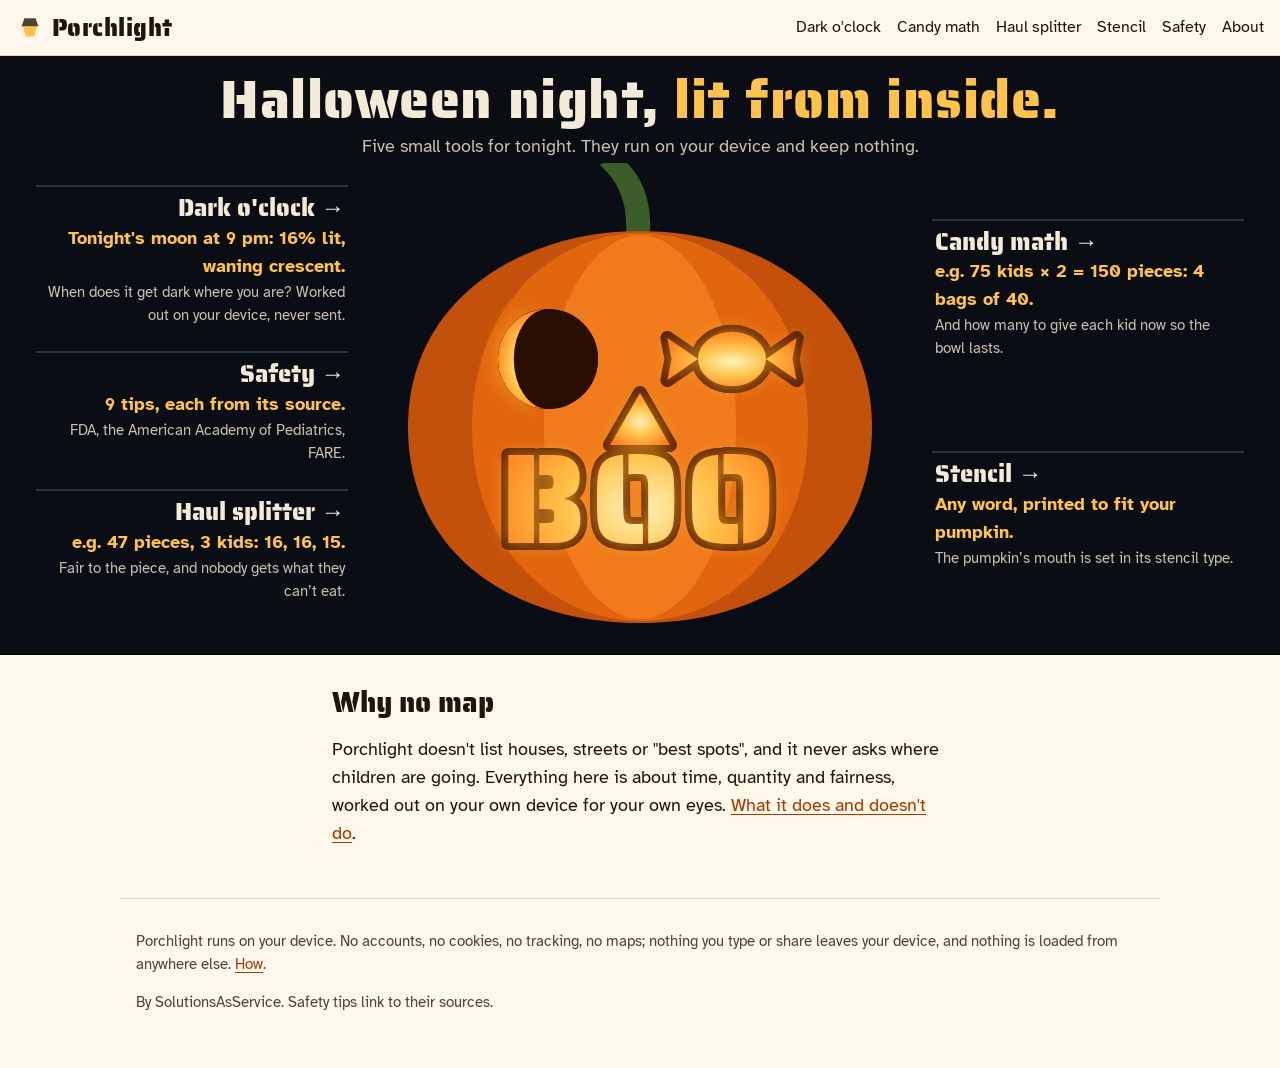
<file: index.html>
<!doctype html>
<html lang="en">
<head>
<meta charset="utf-8">
<title>Porchlight</title>
<meta http-equiv="refresh" content="0; url=site/index.html">
<link rel="canonical" href="https://porchlight.shadw.app/">
<link rel="icon" href="site/favicon.svg" type="image/svg+xml">
</head>
<body>
<p><a href="site/index.html">Porchlight</a></p>
</body>
</html>
</file>
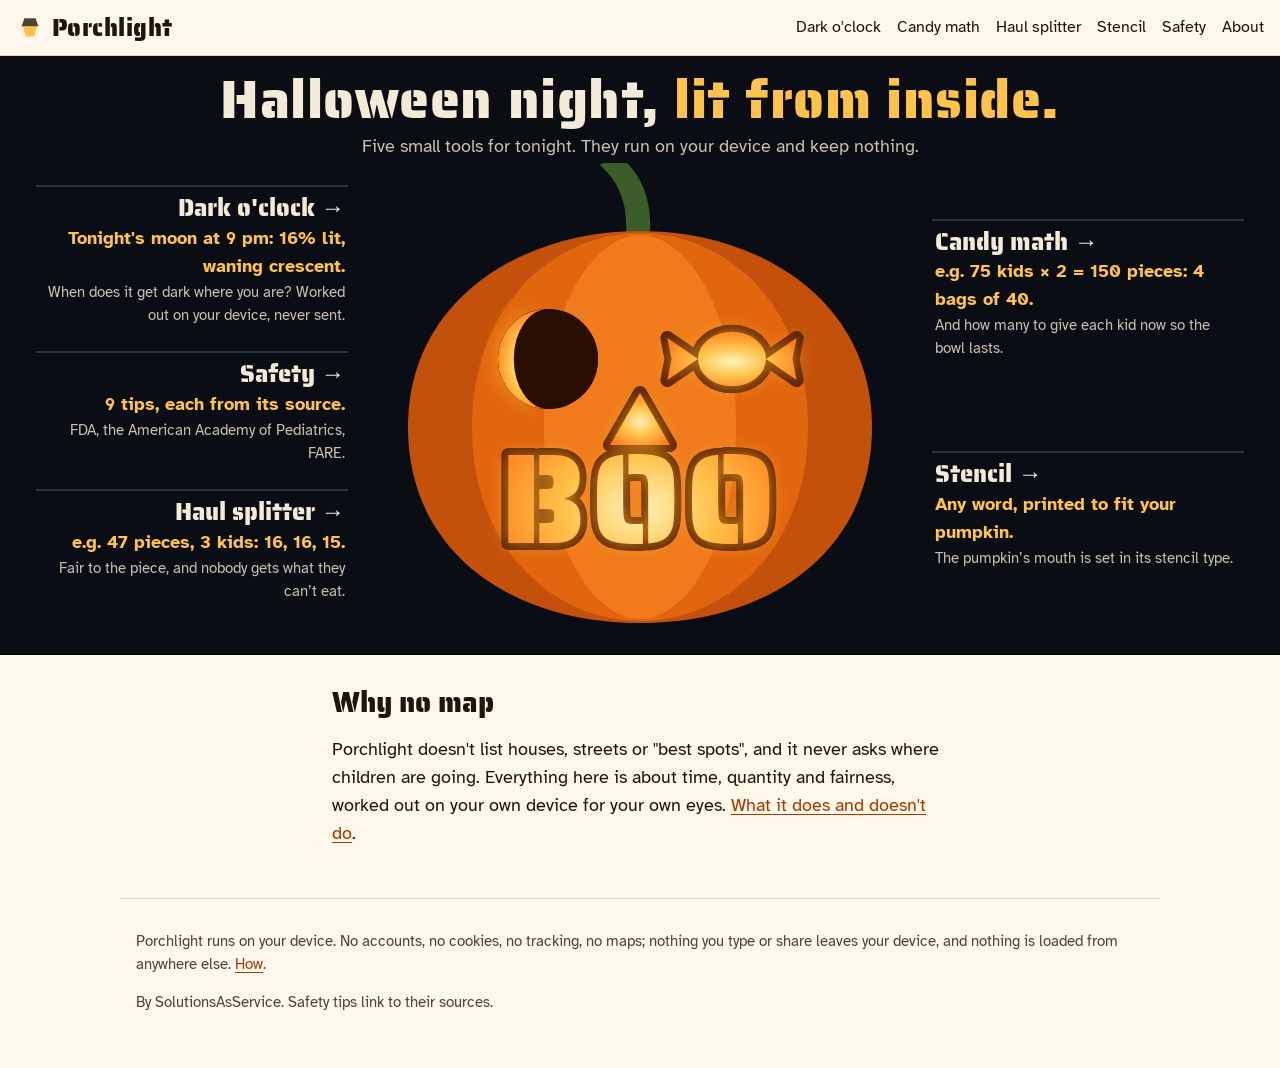
<file: site/index.html>
<!doctype html>
<html lang="en">
<head>
<meta charset="utf-8">
<meta name="viewport" content="width=device-width, initial-scale=1">
<title>Porchlight: a Halloween night kit</title>
<meta name="description" content="Five small tools for Halloween night: when it gets dark where you are, how much candy to buy and how fast to give it, a fair haul split, a carving stencil, and sourced safety tips. Runs on your device; keeps nothing.">
<link rel="canonical" href="https://porchlight.shadw.app/">
<meta property="og:type" content="website">
<meta property="og:title" content="Porchlight: a Halloween night kit">
<meta property="og:description" content="Five small tools for Halloween night: when it gets dark where you are, how much candy to buy and how fast to give it, a fair haul split, a carving stencil, and sourced safety tips. Runs on your device; keeps nothing.">
<meta property="og:url" content="https://porchlight.shadw.app/">
<meta property="og:image" content="https://porchlight.shadw.app/og.svg">
<meta http-equiv="Content-Security-Policy" content="default-src 'self'; connect-src 'none'; form-action 'none'; base-uri 'none'; object-src 'none'">
<meta name="theme-color" content="#0b0d14">
<link rel="icon" href="favicon.svg" type="image/svg+xml">
<link rel="stylesheet" href="style.css">
</head>
<body class="p-index">
<a class="skip" href="#main">Skip to content</a>
<header class="mast"><a class="brand" href="index.html"><svg viewBox="0 0 40 40" aria-hidden="true" focusable="false"><path class="b-lamp" d="M12 6h16l4 12H8Z"/><path class="b-light" d="M10 18h20l-4 14H14Z"/></svg>Porchlight</a>
<nav aria-label="Tools"><ul><li><a href="dark.html">Dark o&#x27;clock</a></li><li><a href="candy.html">Candy math</a></li><li><a href="split.html">Haul splitter</a></li><li><a href="stencil.html">Stencil</a></li><li><a href="safety.html">Safety</a></li><li><a href="about.html">About</a></li></ul></nav></header>
<main id="main">

<div class="night-field"><section class="hero" aria-labelledby="hero-h"><h1 id="hero-h">Halloween night, <em>lit from inside.</em></h1><p class="hero-sub">Five small tools for tonight. They run on your device and keep nothing.</p><ul class="labs labs-l" aria-label="Tools, left"><li class="lab l1" data-feat="moon"><a href="dark.html"><span class="lab-t">Dark o&#x27;clock <span aria-hidden="true">→</span></span><span class="lab-f" id=moon-fig>Tonight&#x27;s moon at 9 pm: 60% lit, waning gibbous.</span><span class="lab-d">When does it get dark where you are? Worked out on your device, never sent.</span></a></li><li class="lab l2" data-feat="tri"><a href="safety.html"><span class="lab-t">Safety <span aria-hidden="true">→</span></span><span class="lab-f">9 tips, each from its source.</span><span class="lab-d">FDA, the American Academy of Pediatrics, FARE.</span></a></li><li class="lab l3" data-feat="rib"><a href="split.html"><span class="lab-t">Haul splitter <span aria-hidden="true">→</span></span><span class="lab-f">e.g. 47 pieces, 3 kids: 16, 16, 15.</span><span class="lab-d">Fair to the piece, and nobody gets what they can’t eat.</span></a></li></ul><div class="hero-art"><svg class="pumpkin" viewBox="40 40 520 470" role="img" aria-labelledby="pk-t">
<title id="pk-t">A jack-o'-lantern. Its left eye is tonight's moon (60% lit), its right eye a wrapped sweet, its nose a warning triangle, its ribs equal shares, and its mouth is the word BOO in the stencil maker's type.</title>
<defs><radialGradient id="glow" cx="50%" cy="55%" r="60%"><stop offset="0" stop-color="#fff2b8"/><stop offset=".45" stop-color="#ffc24a"/><stop offset="1" stop-color="#ff7a1a"/></radialGradient>
<filter id="halo" x="-50%" y="-50%" width="200%" height="200%"><feGaussianBlur stdDeviation="10"/></filter></defs>
<path class="stem" d="M286 112c2-30-6-52-26-70l18-10c26 20 34 48 32 80Z"/>
<a href="split.html" class="feat" aria-label="Haul splitter: the ribs, equal shares"><path class="rib r5" d="M300 108c-120 0-232 70-232 196s104 196 232 196 232-70 232-196-112-196-232-196Z"/><path class="rib r4" d="M300 110c-86 0-168 72-168 194s82 194 168 194 168-72 168-194-82-194-168-194Z"/><path class="rib r3" d="M300 112c-46 0-96 74-96 192s50 192 96 192 96-74 96-192-50-192-96-192Z"/></a>

<g class="carve">
<g class="rim" aria-hidden="true"><circle cx="208" cy="236" r="50"/><path d="M358 236 a34 27.200000000000003 0 1 0 68 0 a34 27.200000000000003 0 1 0 -68 0Z M358 236 l-30.6 -21.08 l4.08 21.08 l-4.08 21.08Z M426 236 l30.6 -21.08 l-4.08 21.08 l4.08 21.08Z"/><path d="M300 270 330 322H270Z"/><text x="300" y="420" text-anchor="middle" class="mouth">BOO</text></g>
<g class="halo" filter="url(#halo)" aria-hidden="true"><path d="M208 186 A50 50 0 0 0 208 286 A10.41 50 0 0 0 208 186Z"/><path d="M358 236 a34 27.200000000000003 0 1 0 68 0 a34 27.200000000000003 0 1 0 -68 0Z M358 236 l-30.6 -21.08 l4.08 21.08 l-4.08 21.08Z M426 236 l30.6 -21.08 l-4.08 21.08 l4.08 21.08Z"/><path d="M300 270 330 322H270Z"/><text x="300" y="420" text-anchor="middle" class="mouth">BOO</text></g>
<a href="dark.html" class="feat" aria-label="Dark o&#x27;clock: tonight&#x27;s moon"><circle class="unlit" cx="208" cy="236" r="50"/><path class="hole" id=eye-moon d="M208 186 A50 50 0 0 0 208 286 A10.41 50 0 0 0 208 186Z"/></a>
<a href="candy.html" class="feat" aria-label="Candy math: the wrapped sweet"><path class="hole" d="M358 236 a34 27.200000000000003 0 1 0 68 0 a34 27.200000000000003 0 1 0 -68 0Z M358 236 l-30.6 -21.08 l4.08 21.08 l-4.08 21.08Z M426 236 l30.6 -21.08 l-4.08 21.08 l4.08 21.08Z"/></a>
<a href="safety.html" class="feat" aria-label="Safety: the warning triangle"><path class="hole" d="M300 270 330 322H270Z"/></a>
<a href="stencil.html" class="feat" aria-label="Stencil: the mouth, the word BOO in stencil type"><text x="300" y="420" text-anchor="middle" class="hole mouth">BOO</text></a>
</g></svg></div><ul class="labs labs-r" aria-label="Tools, right"><li class="lab r1" data-feat="sweet"><a href="candy.html"><span class="lab-t">Candy math <span aria-hidden="true">→</span></span><span class="lab-f">e.g. 75 kids × 2 = 150 pieces: 4 bags of 40.</span><span class="lab-d">And how many to give each kid now so the bowl lasts.</span></a></li><li class="lab r2" data-feat="mouth"><a href="stencil.html"><span class="lab-t">Stencil <span aria-hidden="true">→</span></span><span class="lab-f">Any word, printed to fit your pumpkin.</span><span class="lab-d">The pumpkin’s mouth is set in its stencil type.</span></a></li></ul></section></div>
<div class="wrap prose">
<h2>Why no map</h2>
<p>Porchlight doesn't list houses, streets or "best spots", and it never asks where children are going. Everything here is about time, quantity and fairness, worked out on your own device for your own eyes. <a href="about.html">What it does and doesn't do</a>.</p>
</div>

</main>

<footer class="foot"><p>Porchlight runs on your device. No accounts, no cookies, no tracking, no maps; nothing you type or share leaves your device, and nothing is loaded from anywhere else. <a href="about.html">How</a>.</p>
<p>By SolutionsAsService. Safety tips link to their sources.</p></footer>
<script type="module" src="js/home.js"></script>
</body>
</html>
</file>
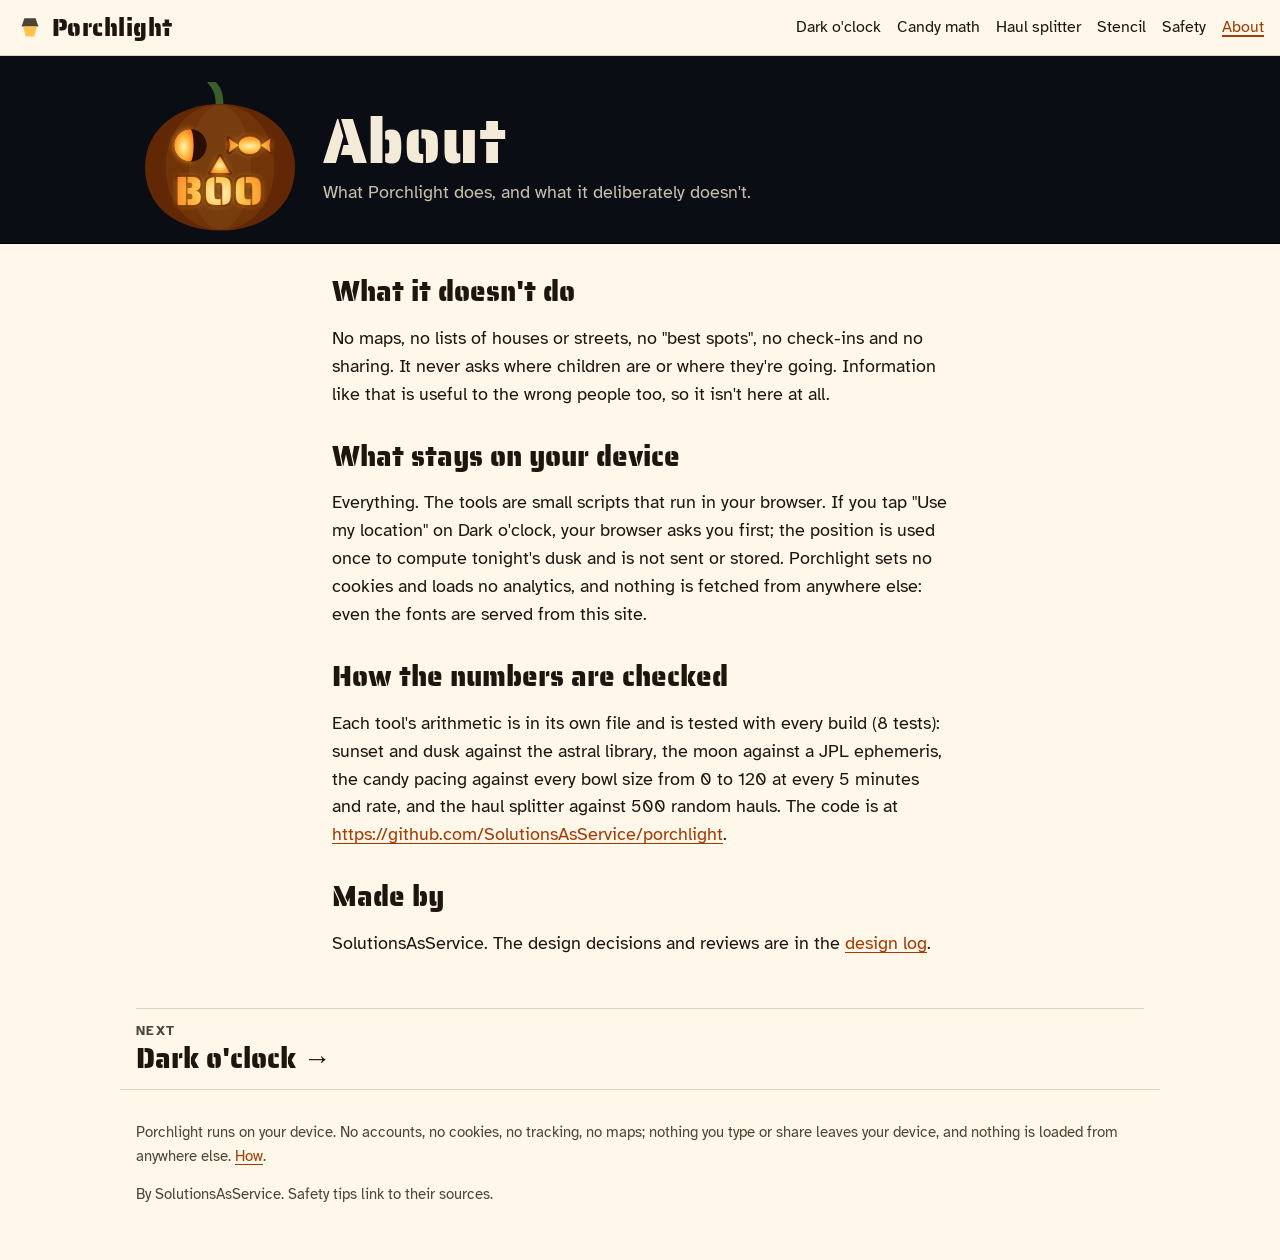
<file: site/about.html>
<!doctype html>
<html lang="en">
<head>
<meta charset="utf-8">
<meta name="viewport" content="width=device-width, initial-scale=1">
<title>About Porchlight · Porchlight</title>
<meta name="description" content="Porchlight is a Halloween night kit that runs entirely on your device: no accounts, no tracking, no maps, nothing sent.">
<link rel="canonical" href="https://porchlight.shadw.app/about">
<meta property="og:type" content="website">
<meta property="og:title" content="About Porchlight · Porchlight">
<meta property="og:description" content="Porchlight is a Halloween night kit that runs entirely on your device: no accounts, no tracking, no maps, nothing sent.">
<meta property="og:url" content="https://porchlight.shadw.app/about">
<meta property="og:image" content="https://porchlight.shadw.app/og.svg">
<meta http-equiv="Content-Security-Policy" content="default-src 'self'; connect-src 'none'; form-action 'none'; base-uri 'none'; object-src 'none'">
<meta name="theme-color" content="#0b0d14">
<link rel="icon" href="favicon.svg" type="image/svg+xml">
<link rel="stylesheet" href="style.css">
</head>
<body class="p-about">
<a class="skip" href="#main">Skip to content</a>
<header class="mast"><a class="brand" href="index.html"><svg viewBox="0 0 40 40" aria-hidden="true" focusable="false"><path class="b-lamp" d="M12 6h16l4 12H8Z"/><path class="b-light" d="M10 18h20l-4 14H14Z"/></svg>Porchlight</a>
<nav aria-label="Tools"><ul><li><a href="dark.html">Dark o&#x27;clock</a></li><li><a href="candy.html">Candy math</a></li><li><a href="split.html">Haul splitter</a></li><li><a href="stencil.html">Stencil</a></li><li><a href="safety.html">Safety</a></li><li><a href="about.html" aria-current=page>About</a></li></ul></nav></header>
<main id="main">
<div class="night-field"><header class="band"><div class="band-ic" aria-hidden="true"><svg class="pumpkin pumpkin-sm" viewBox="40 40 520 470" aria-hidden="true" focusable="false">
<!-- A jack-o'-lantern. Its left eye is tonight's moon (60% lit), its right eye a wrapped sweet, its nose a warning triangle, its ribs equal shares, and its mouth is the word BOO in the stencil maker's type. -->
<defs><radialGradient id="glow" cx="50%" cy="55%" r="60%"><stop offset="0" stop-color="#fff2b8"/><stop offset=".45" stop-color="#ffc24a"/><stop offset="1" stop-color="#ff7a1a"/></radialGradient>
<filter id="halo" x="-50%" y="-50%" width="200%" height="200%"><feGaussianBlur stdDeviation="10"/></filter></defs>
<path class="stem" d="M286 112c2-30-6-52-26-70l18-10c26 20 34 48 32 80Z"/>
<path class="rib r5" d="M300 108c-120 0-232 70-232 196s104 196 232 196 232-70 232-196-112-196-232-196Z"/><path class="rib r4" d="M300 110c-86 0-168 72-168 194s82 194 168 194 168-72 168-194-82-194-168-194Z"/><path class="rib r3" d="M300 112c-46 0-96 74-96 192s50 192 96 192 96-74 96-192-50-192-96-192Z"/>

<g class="carve">
<g class="rim" aria-hidden="true"><circle cx="208" cy="236" r="50"/><path d="M358 236 a34 27.200000000000003 0 1 0 68 0 a34 27.200000000000003 0 1 0 -68 0Z M358 236 l-30.6 -21.08 l4.08 21.08 l-4.08 21.08Z M426 236 l30.6 -21.08 l-4.08 21.08 l4.08 21.08Z"/><path d="M300 270 330 322H270Z"/><text x="300" y="420" text-anchor="middle" class="mouth">BOO</text></g>
<g class="halo" filter="url(#halo)" aria-hidden="true"><path d="M208 186 A50 50 0 0 0 208 286 A10.41 50 0 0 0 208 186Z"/><path d="M358 236 a34 27.200000000000003 0 1 0 68 0 a34 27.200000000000003 0 1 0 -68 0Z M358 236 l-30.6 -21.08 l4.08 21.08 l-4.08 21.08Z M426 236 l30.6 -21.08 l-4.08 21.08 l4.08 21.08Z"/><path d="M300 270 330 322H270Z"/><text x="300" y="420" text-anchor="middle" class="mouth">BOO</text></g>
<circle class="unlit" cx="208" cy="236" r="50"/><path class="hole" d="M208 186 A50 50 0 0 0 208 286 A10.41 50 0 0 0 208 186Z"/>
<path class="hole" d="M358 236 a34 27.200000000000003 0 1 0 68 0 a34 27.200000000000003 0 1 0 -68 0Z M358 236 l-30.6 -21.08 l4.08 21.08 l-4.08 21.08Z M426 236 l30.6 -21.08 l-4.08 21.08 l4.08 21.08Z"/>
<path class="hole" d="M300 270 330 322H270Z"/>
<text x="300" y="420" text-anchor="middle" class="hole mouth">BOO</text>
</g></svg></div><div><h1 id="top">About</h1><p class="band-line">What Porchlight does, and what it deliberately doesn&#x27;t.</p></div></header></div>
<div class="wrap prose">
<h2>What it doesn't do</h2>
<p>No maps, no lists of houses or streets, no "best spots", no check-ins and no sharing. It never asks where children are or where they're going. Information like that is useful to the wrong people too, so it isn't here at all.</p>
<h2>What stays on your device</h2>
<p>Everything. The tools are small scripts that run in your browser. If you tap "Use my location" on Dark o'clock, your browser asks you first; the position is used once to compute tonight's dusk and is not sent or stored. Porchlight sets no cookies and loads no analytics, and nothing is fetched from anywhere else: even the fonts are served from this site.</p>
<h2>How the numbers are checked</h2>
<p>Each tool's arithmetic is in its own file and is tested with every build (8 tests): sunset and dusk against the astral library, the moon against a JPL ephemeris, the candy pacing against every bowl size from 0 to 120 at every 5 minutes and rate, and the haul splitter against 500 random hauls. The code is at <a href="https://github.com/SolutionsAsService/porchlight">https://github.com/SolutionsAsService/porchlight</a>.</p>
<h2>Made by</h2>
<p>SolutionsAsService. The design decisions and reviews are in the <a href="https://github.com/SolutionsAsService/porchlight/blob/main/_src/design/DESIGN-LOG.md">design log</a>.</p>
</div>

</main>
<nav class="pager" aria-label="Next tool"><a href="dark.html"><span>Next</span>Dark o&#x27;clock →</a></nav>
<footer class="foot"><p>Porchlight runs on your device. No accounts, no cookies, no tracking, no maps; nothing you type or share leaves your device, and nothing is loaded from anywhere else. <a href="about.html">How</a>.</p>
<p>By SolutionsAsService. Safety tips link to their sources.</p></footer>

</body>
</html>
</file>
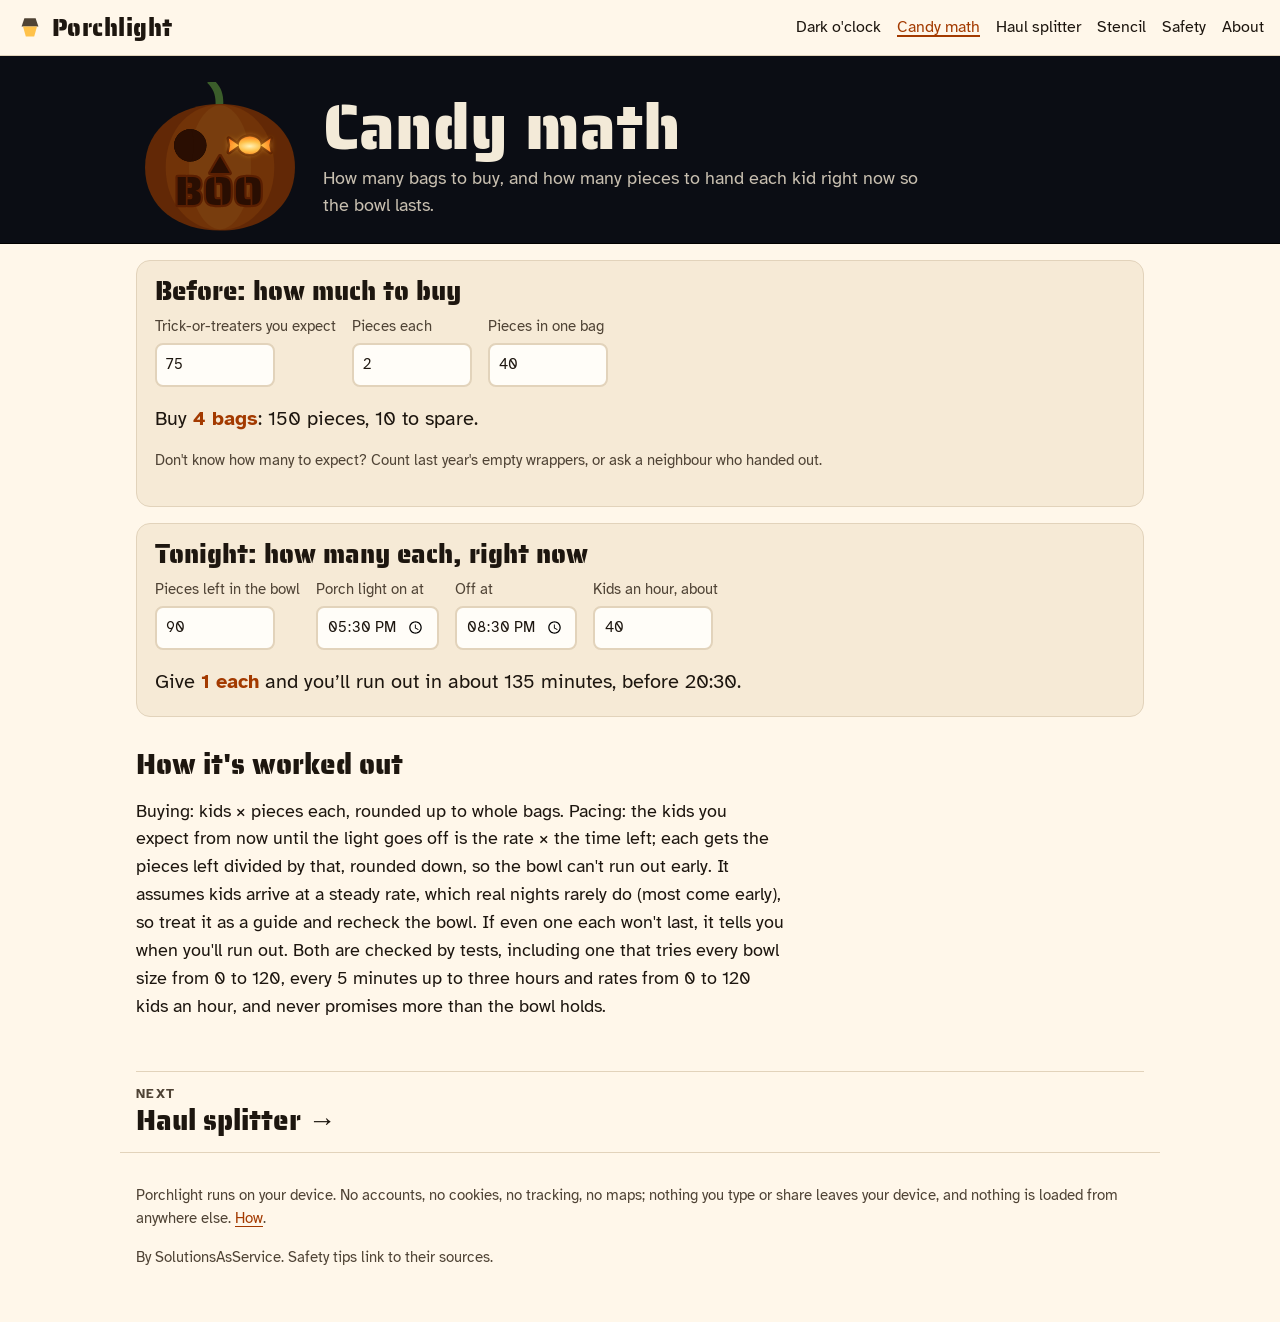
<file: site/candy.html>
<!doctype html>
<html lang="en">
<head>
<meta charset="utf-8">
<meta name="viewport" content="width=device-width, initial-scale=1">
<title>Candy math: how much to buy, how fast to give · Porchlight</title>
<meta name="description" content="Halloween candy calculator: how many bags to buy for the trick-or-treaters you expect, and how many pieces per kid to give now so the bowl lasts until you turn the porch light off.">
<link rel="canonical" href="https://porchlight.shadw.app/candy">
<meta property="og:type" content="website">
<meta property="og:title" content="Candy math: how much to buy, how fast to give · Porchlight">
<meta property="og:description" content="Halloween candy calculator: how many bags to buy for the trick-or-treaters you expect, and how many pieces per kid to give now so the bowl lasts until you turn the porch light off.">
<meta property="og:url" content="https://porchlight.shadw.app/candy">
<meta property="og:image" content="https://porchlight.shadw.app/og.svg">
<meta http-equiv="Content-Security-Policy" content="default-src 'self'; connect-src 'none'; form-action 'none'; base-uri 'none'; object-src 'none'">
<meta name="theme-color" content="#0b0d14">
<link rel="icon" href="favicon.svg" type="image/svg+xml">
<link rel="stylesheet" href="style.css">
</head>
<body class="p-candy">
<a class="skip" href="#main">Skip to content</a>
<header class="mast"><a class="brand" href="index.html"><svg viewBox="0 0 40 40" aria-hidden="true" focusable="false"><path class="b-lamp" d="M12 6h16l4 12H8Z"/><path class="b-light" d="M10 18h20l-4 14H14Z"/></svg>Porchlight</a>
<nav aria-label="Tools"><ul><li><a href="dark.html">Dark o&#x27;clock</a></li><li><a href="candy.html" aria-current=page>Candy math</a></li><li><a href="split.html">Haul splitter</a></li><li><a href="stencil.html">Stencil</a></li><li><a href="safety.html">Safety</a></li><li><a href="about.html">About</a></li></ul></nav></header>
<main id="main">
<div class="night-field"><header class="band"><div class="band-ic" aria-hidden="true"><svg class="pumpkin pumpkin-sm" viewBox="40 40 520 470" aria-hidden="true" focusable="false">
<!-- A jack-o'-lantern. Its left eye is tonight's moon (60% lit), its right eye a wrapped sweet, its nose a warning triangle, its ribs equal shares, and its mouth is the word BOO in the stencil maker's type. -->
<defs><radialGradient id="glow" cx="50%" cy="55%" r="60%"><stop offset="0" stop-color="#fff2b8"/><stop offset=".45" stop-color="#ffc24a"/><stop offset="1" stop-color="#ff7a1a"/></radialGradient>
<filter id="halo" x="-50%" y="-50%" width="200%" height="200%"><feGaussianBlur stdDeviation="10"/></filter></defs>
<path class="stem" d="M286 112c2-30-6-52-26-70l18-10c26 20 34 48 32 80Z"/>
<path class="rib r5" d="M300 108c-120 0-232 70-232 196s104 196 232 196 232-70 232-196-112-196-232-196Z"/><path class="rib r4" d="M300 110c-86 0-168 72-168 194s82 194 168 194 168-72 168-194-82-194-168-194Z"/><path class="rib r3" d="M300 112c-46 0-96 74-96 192s50 192 96 192 96-74 96-192-50-192-96-192Z"/>

<g class="carve">
<g class="rim" aria-hidden="true"><circle cx="208" cy="236" r="50"/><path d="M358 236 a34 27.200000000000003 0 1 0 68 0 a34 27.200000000000003 0 1 0 -68 0Z M358 236 l-30.6 -21.08 l4.08 21.08 l-4.08 21.08Z M426 236 l30.6 -21.08 l-4.08 21.08 l4.08 21.08Z"/><path d="M300 270 330 322H270Z"/><text x="300" y="420" text-anchor="middle" class="mouth">BOO</text></g>
<g class="halo" filter="url(#halo)" aria-hidden="true"><path d="M358 236 a34 27.200000000000003 0 1 0 68 0 a34 27.200000000000003 0 1 0 -68 0Z M358 236 l-30.6 -21.08 l4.08 21.08 l-4.08 21.08Z M426 236 l30.6 -21.08 l-4.08 21.08 l4.08 21.08Z"/></g>
<circle class="unlit" cx="208" cy="236" r="50"/><path class="unlit" d="M208 186 A50 50 0 0 0 208 286 A10.41 50 0 0 0 208 186Z"/>
<path class="hole" d="M358 236 a34 27.200000000000003 0 1 0 68 0 a34 27.200000000000003 0 1 0 -68 0Z M358 236 l-30.6 -21.08 l4.08 21.08 l-4.08 21.08Z M426 236 l30.6 -21.08 l-4.08 21.08 l4.08 21.08Z"/>
<path class="unlit" d="M300 270 330 322H270Z"/>
<text x="300" y="420" text-anchor="middle" class="unlit mouth">BOO</text>
</g></svg></div><div><h1 id="top">Candy math</h1><p class="band-line">How many bags to buy, and how many pieces to hand each kid right now so the bowl lasts.</p></div></header></div>
<div class="wrap">
<section class="tool" aria-labelledby="b-h">
<h2 id="b-h">Before: how much to buy</h2>
<div class="row">
<label>Trick-or-treaters you expect <input id="b-v" type="number" min="0" value="75" inputmode="numeric"></label>
<label>Pieces each <input id="b-k" type="number" min="1" value="2" inputmode="numeric"></label>
<label>Pieces in one bag <input id="b-b" type="number" min="1" value="40" inputmode="numeric"></label>
</div>
<p class="answer" id="b-out" aria-live="polite">Buy <b>4 bags</b>: 150 pieces, 10 to spare.</p>
<p class="note">Don't know how many to expect? Count last year's empty wrappers, or ask a neighbour who handed out.</p>
</section>
<section class="tool" aria-labelledby="p-h">
<h2 id="p-h">Tonight: how many each, right now</h2>
<div class="row">
<label>Pieces left in the bowl <input id="p-l" type="number" min="0" value="90" inputmode="numeric"></label>
<label>Porch light on at <input id="p-start" type="time" value="17:30"></label>
<label>Off at <input id="p-end" type="time" value="20:30"></label>
<label>Kids an hour, about <input id="p-r" type="number" min="0" value="40" inputmode="numeric"></label>
</div>
<p class="answer" id="p-out" aria-live="polite">Give <b>1 each</b>: about 60 more kids in the next 90 minutes.</p>
</section>
<div class="prose">
<h2>How it's worked out</h2>
<p>Buying: kids × pieces each, rounded up to whole bags. Pacing: the kids you expect from now until the light goes off is the rate × the time left; each gets the pieces left divided by that, rounded down, so the bowl can't run out early. It assumes kids arrive at a steady rate, which real nights rarely do (most come early), so treat it as a guide and recheck the bowl. If even one each won't last, it tells you when you'll run out. Both are checked by tests, including one that tries every bowl size from 0 to 120, every 5 minutes up to three hours and rates from 0 to 120 kids an hour, and never promises more than the bowl holds.</p>
</div>
</div>

</main>
<nav class="pager" aria-label="Next tool"><a href="split.html"><span>Next</span>Haul splitter →</a></nav>
<footer class="foot"><p>Porchlight runs on your device. No accounts, no cookies, no tracking, no maps; nothing you type or share leaves your device, and nothing is loaded from anywhere else. <a href="about.html">How</a>.</p>
<p>By SolutionsAsService. Safety tips link to their sources.</p></footer>
<script type="module" src="js/ui-candy.js"></script>
</body>
</html>
</file>
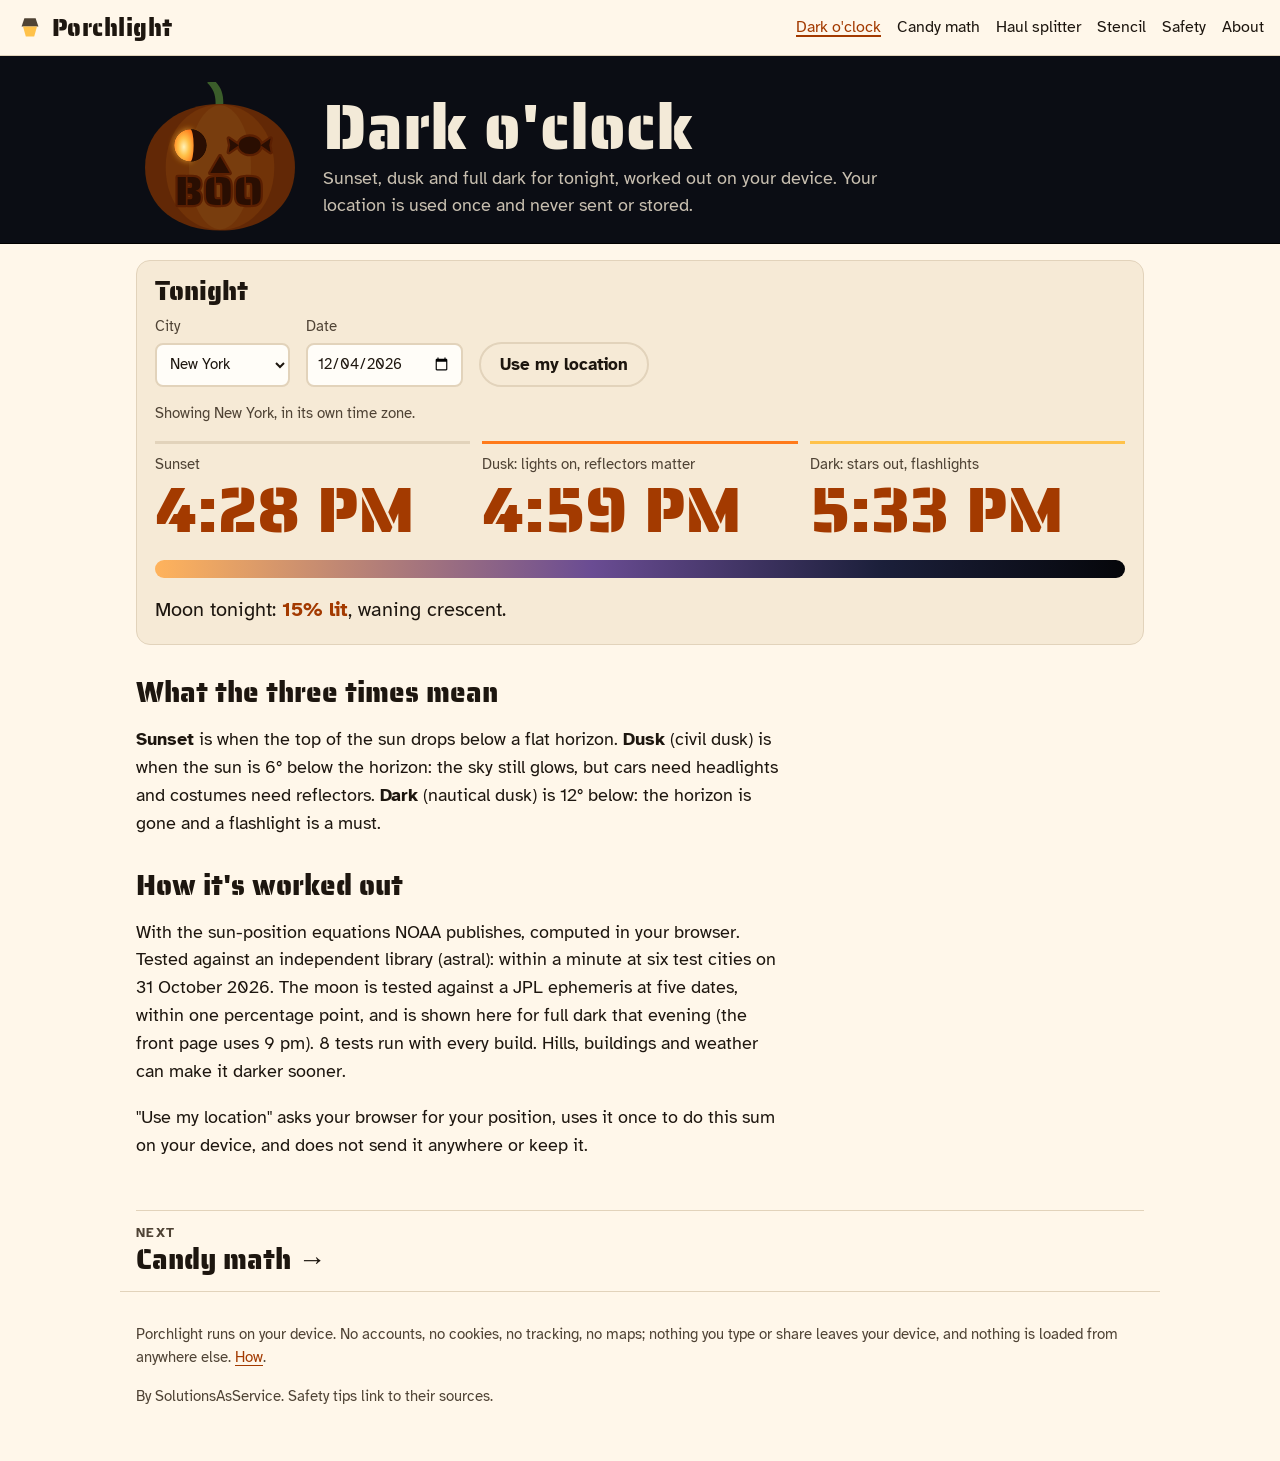
<file: site/dark.html>
<!doctype html>
<html lang="en">
<head>
<meta charset="utf-8">
<meta name="viewport" content="width=device-width, initial-scale=1">
<title>Dark o&#x27;clock: when it gets dark tonight · Porchlight</title>
<meta name="description" content="When does it get dark tonight? Sunset, civil dusk and nautical dusk for your location or a city, computed in your browser, plus tonight&#x27;s moon.">
<link rel="canonical" href="https://porchlight.shadw.app/dark">
<meta property="og:type" content="website">
<meta property="og:title" content="Dark o&#x27;clock: when it gets dark tonight · Porchlight">
<meta property="og:description" content="When does it get dark tonight? Sunset, civil dusk and nautical dusk for your location or a city, computed in your browser, plus tonight&#x27;s moon.">
<meta property="og:url" content="https://porchlight.shadw.app/dark">
<meta property="og:image" content="https://porchlight.shadw.app/og.svg">
<meta http-equiv="Content-Security-Policy" content="default-src 'self'; connect-src 'none'; form-action 'none'; base-uri 'none'; object-src 'none'">
<meta name="theme-color" content="#0b0d14">
<link rel="icon" href="favicon.svg" type="image/svg+xml">
<link rel="stylesheet" href="style.css">
</head>
<body class="p-dark">
<a class="skip" href="#main">Skip to content</a>
<header class="mast"><a class="brand" href="index.html"><svg viewBox="0 0 40 40" aria-hidden="true" focusable="false"><path class="b-lamp" d="M12 6h16l4 12H8Z"/><path class="b-light" d="M10 18h20l-4 14H14Z"/></svg>Porchlight</a>
<nav aria-label="Tools"><ul><li><a href="dark.html" aria-current=page>Dark o&#x27;clock</a></li><li><a href="candy.html">Candy math</a></li><li><a href="split.html">Haul splitter</a></li><li><a href="stencil.html">Stencil</a></li><li><a href="safety.html">Safety</a></li><li><a href="about.html">About</a></li></ul></nav></header>
<main id="main">
<div class="night-field"><header class="band"><div class="band-ic" aria-hidden="true"><svg class="pumpkin pumpkin-sm" viewBox="40 40 520 470" aria-hidden="true" focusable="false">
<!-- A jack-o'-lantern. Its left eye is tonight's moon (60% lit), its right eye a wrapped sweet, its nose a warning triangle, its ribs equal shares, and its mouth is the word BOO in the stencil maker's type. -->
<defs><radialGradient id="glow" cx="50%" cy="55%" r="60%"><stop offset="0" stop-color="#fff2b8"/><stop offset=".45" stop-color="#ffc24a"/><stop offset="1" stop-color="#ff7a1a"/></radialGradient>
<filter id="halo" x="-50%" y="-50%" width="200%" height="200%"><feGaussianBlur stdDeviation="10"/></filter></defs>
<path class="stem" d="M286 112c2-30-6-52-26-70l18-10c26 20 34 48 32 80Z"/>
<path class="rib r5" d="M300 108c-120 0-232 70-232 196s104 196 232 196 232-70 232-196-112-196-232-196Z"/><path class="rib r4" d="M300 110c-86 0-168 72-168 194s82 194 168 194 168-72 168-194-82-194-168-194Z"/><path class="rib r3" d="M300 112c-46 0-96 74-96 192s50 192 96 192 96-74 96-192-50-192-96-192Z"/>

<g class="carve">
<g class="rim" aria-hidden="true"><circle cx="208" cy="236" r="50"/><path d="M358 236 a34 27.200000000000003 0 1 0 68 0 a34 27.200000000000003 0 1 0 -68 0Z M358 236 l-30.6 -21.08 l4.08 21.08 l-4.08 21.08Z M426 236 l30.6 -21.08 l-4.08 21.08 l4.08 21.08Z"/><path d="M300 270 330 322H270Z"/><text x="300" y="420" text-anchor="middle" class="mouth">BOO</text></g>
<g class="halo" filter="url(#halo)" aria-hidden="true"><path d="M208 186 A50 50 0 0 0 208 286 A10.41 50 0 0 0 208 186Z"/></g>
<circle class="unlit" cx="208" cy="236" r="50"/><path class="hole" d="M208 186 A50 50 0 0 0 208 286 A10.41 50 0 0 0 208 186Z"/>
<path class="unlit" d="M358 236 a34 27.200000000000003 0 1 0 68 0 a34 27.200000000000003 0 1 0 -68 0Z M358 236 l-30.6 -21.08 l4.08 21.08 l-4.08 21.08Z M426 236 l30.6 -21.08 l-4.08 21.08 l4.08 21.08Z"/>
<path class="unlit" d="M300 270 330 322H270Z"/>
<text x="300" y="420" text-anchor="middle" class="unlit mouth">BOO</text>
</g></svg></div><div><h1 id="top">Dark o&#x27;clock</h1><p class="band-line">Sunset, dusk and full dark for tonight, worked out on your device. Your location is used once and never sent or stored.</p></div></header></div>
<div class="wrap">
<section class="tool" aria-labelledby="t-h">
<h2 id="t-h">Tonight</h2>
<div class="row">
<label>City <select id="place"></select></label>
<label>Date <input id="date" type="date"></label>
<button type="button" id="locate" class="ghost">Use my location</button>
</div>
<p class="note" id="where" aria-live="polite">Showing New York.</p>
<ul class="times" aria-live="polite">
<li><span class="note">Sunset</span><span class="big" id="t-sunset">–</span></li>
<li><span class="note">Dusk: lights on, reflectors matter</span><span class="big" id="t-civil">–</span></li>
<li><span class="note">Dark: stars out, flashlights</span><span class="big" id="t-nautical">–</span></li>
</ul>
<div class="dusk-bar" aria-hidden="true"></div>
<p class="answer" id="moon-line">Moon tonight: <b>60% lit</b>, waning gibbous.</p>
</section>
<div class="prose">
<h2>What the three times mean</h2>
<p><b>Sunset</b> is when the top of the sun drops below a flat horizon. <b>Dusk</b> (civil dusk) is when the sun is 6° below the horizon: the sky still glows, but cars need headlights and costumes need reflectors. <b>Dark</b> (nautical dusk) is 12° below: the horizon is gone and a flashlight is a must.</p>
<h2>How it's worked out</h2>
<p>With the sun-position equations NOAA publishes, computed in your browser. Tested against an independent library (astral): within a minute at six test cities on 31 October 2026. The moon is tested against a JPL ephemeris at five dates, within one percentage point, and is shown here for full dark that evening (the front page uses 9 pm). 8 tests run with every build. Hills, buildings and weather can make it darker sooner.</p>
<p>"Use my location" asks your browser for your position, uses it once to do this sum on your device, and does not send it anywhere or keep it.</p>
</div>
</div>

</main>
<nav class="pager" aria-label="Next tool"><a href="candy.html"><span>Next</span>Candy math →</a></nav>
<footer class="foot"><p>Porchlight runs on your device. No accounts, no cookies, no tracking, no maps; nothing you type or share leaves your device, and nothing is loaded from anywhere else. <a href="about.html">How</a>.</p>
<p>By SolutionsAsService. Safety tips link to their sources.</p></footer>
<script type="module" src="js/ui-dark.js"></script>
</body>
</html>
</file>
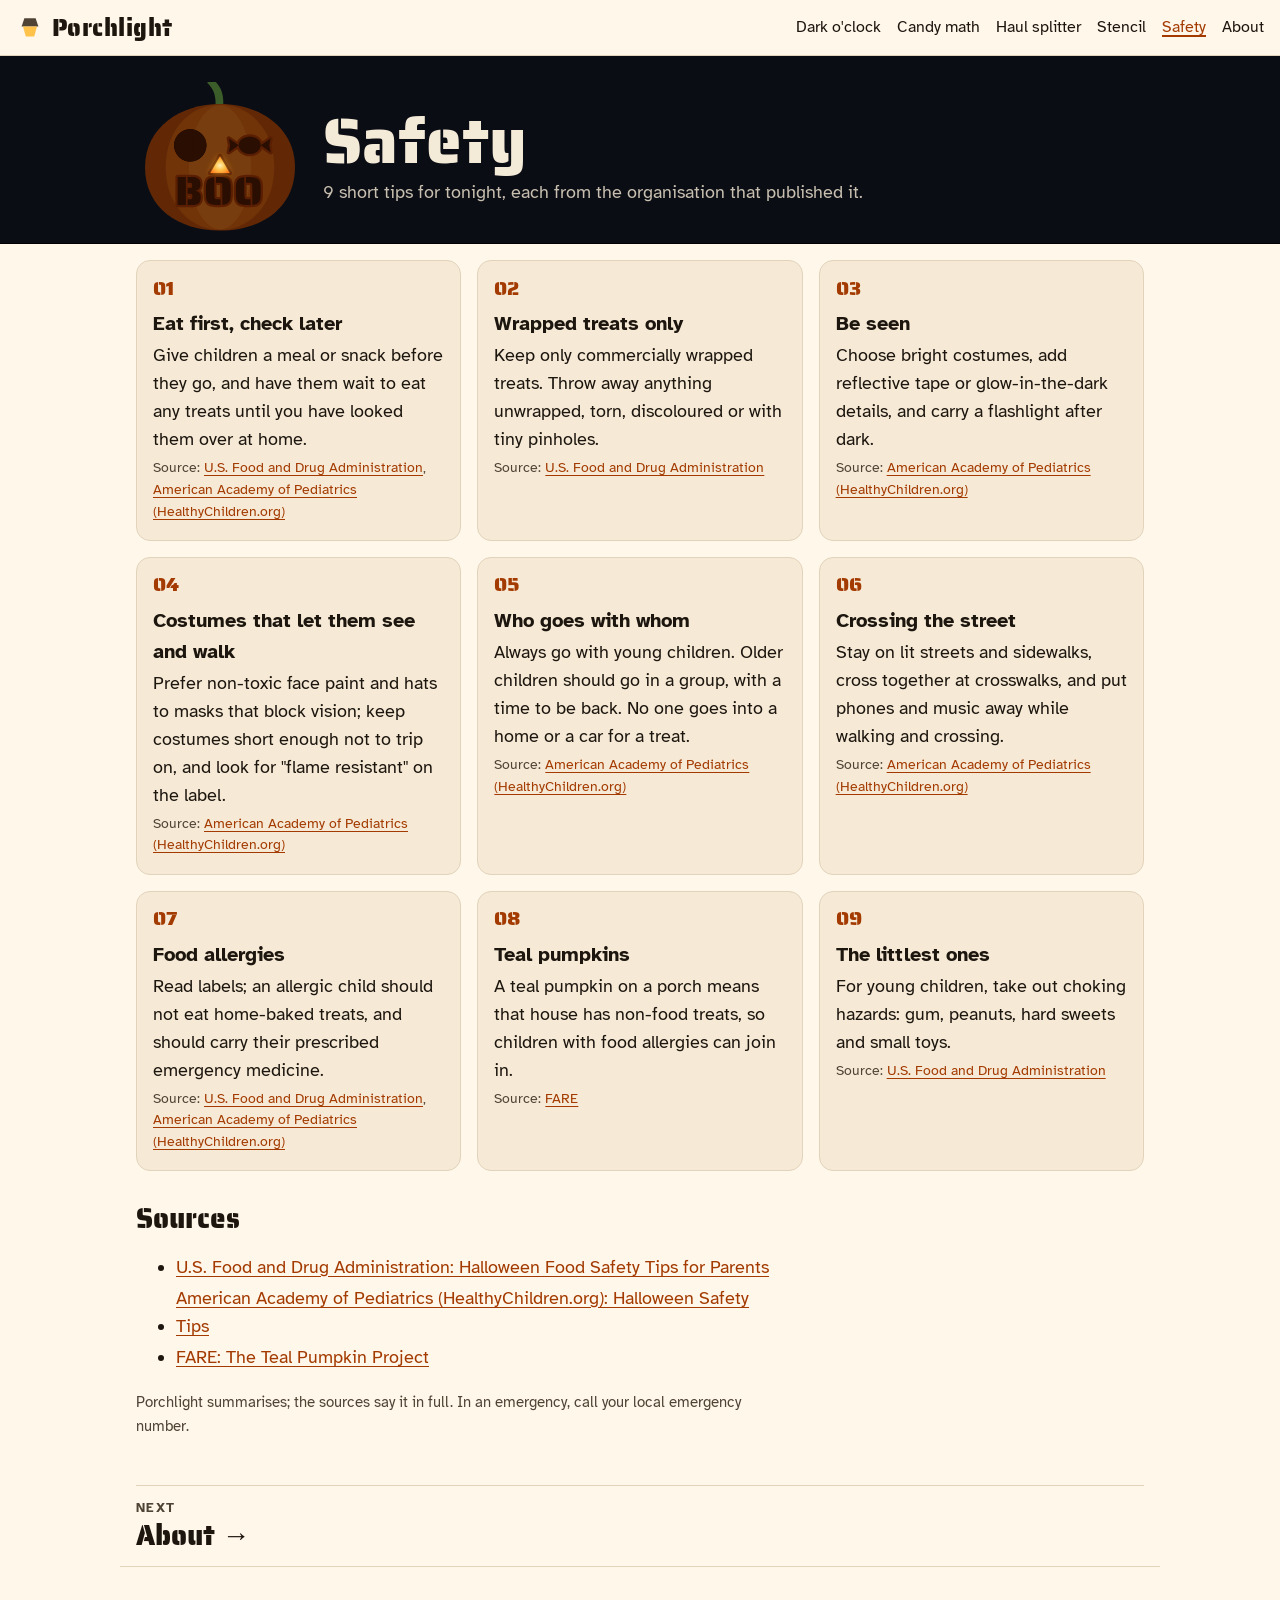
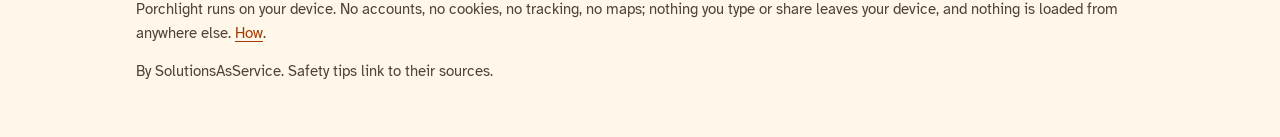
<file: site/safety.html>
<!doctype html>
<html lang="en">
<head>
<meta charset="utf-8">
<meta name="viewport" content="width=device-width, initial-scale=1">
<title>Halloween safety tips, with sources · Porchlight</title>
<meta name="description" content="Halloween night safety in 9 tips, each linked to its source: the U.S. FDA, the American Academy of Pediatrics and FARE&#x27;s Teal Pumpkin Project.">
<link rel="canonical" href="https://porchlight.shadw.app/safety">
<meta property="og:type" content="website">
<meta property="og:title" content="Halloween safety tips, with sources · Porchlight">
<meta property="og:description" content="Halloween night safety in 9 tips, each linked to its source: the U.S. FDA, the American Academy of Pediatrics and FARE&#x27;s Teal Pumpkin Project.">
<meta property="og:url" content="https://porchlight.shadw.app/safety">
<meta property="og:image" content="https://porchlight.shadw.app/og.svg">
<meta http-equiv="Content-Security-Policy" content="default-src 'self'; connect-src 'none'; form-action 'none'; base-uri 'none'; object-src 'none'">
<meta name="theme-color" content="#0b0d14">
<link rel="icon" href="favicon.svg" type="image/svg+xml">
<link rel="stylesheet" href="style.css">
</head>
<body class="p-safety">
<a class="skip" href="#main">Skip to content</a>
<header class="mast"><a class="brand" href="index.html"><svg viewBox="0 0 40 40" aria-hidden="true" focusable="false"><path class="b-lamp" d="M12 6h16l4 12H8Z"/><path class="b-light" d="M10 18h20l-4 14H14Z"/></svg>Porchlight</a>
<nav aria-label="Tools"><ul><li><a href="dark.html">Dark o&#x27;clock</a></li><li><a href="candy.html">Candy math</a></li><li><a href="split.html">Haul splitter</a></li><li><a href="stencil.html">Stencil</a></li><li><a href="safety.html" aria-current=page>Safety</a></li><li><a href="about.html">About</a></li></ul></nav></header>
<main id="main">
<div class="night-field"><header class="band"><div class="band-ic" aria-hidden="true"><svg class="pumpkin pumpkin-sm" viewBox="40 40 520 470" aria-hidden="true" focusable="false">
<!-- A jack-o'-lantern. Its left eye is tonight's moon (60% lit), its right eye a wrapped sweet, its nose a warning triangle, its ribs equal shares, and its mouth is the word BOO in the stencil maker's type. -->
<defs><radialGradient id="glow" cx="50%" cy="55%" r="60%"><stop offset="0" stop-color="#fff2b8"/><stop offset=".45" stop-color="#ffc24a"/><stop offset="1" stop-color="#ff7a1a"/></radialGradient>
<filter id="halo" x="-50%" y="-50%" width="200%" height="200%"><feGaussianBlur stdDeviation="10"/></filter></defs>
<path class="stem" d="M286 112c2-30-6-52-26-70l18-10c26 20 34 48 32 80Z"/>
<path class="rib r5" d="M300 108c-120 0-232 70-232 196s104 196 232 196 232-70 232-196-112-196-232-196Z"/><path class="rib r4" d="M300 110c-86 0-168 72-168 194s82 194 168 194 168-72 168-194-82-194-168-194Z"/><path class="rib r3" d="M300 112c-46 0-96 74-96 192s50 192 96 192 96-74 96-192-50-192-96-192Z"/>

<g class="carve">
<g class="rim" aria-hidden="true"><circle cx="208" cy="236" r="50"/><path d="M358 236 a34 27.200000000000003 0 1 0 68 0 a34 27.200000000000003 0 1 0 -68 0Z M358 236 l-30.6 -21.08 l4.08 21.08 l-4.08 21.08Z M426 236 l30.6 -21.08 l-4.08 21.08 l4.08 21.08Z"/><path d="M300 270 330 322H270Z"/><text x="300" y="420" text-anchor="middle" class="mouth">BOO</text></g>
<g class="halo" filter="url(#halo)" aria-hidden="true"><path d="M300 270 330 322H270Z"/></g>
<circle class="unlit" cx="208" cy="236" r="50"/><path class="unlit" d="M208 186 A50 50 0 0 0 208 286 A10.41 50 0 0 0 208 186Z"/>
<path class="unlit" d="M358 236 a34 27.200000000000003 0 1 0 68 0 a34 27.200000000000003 0 1 0 -68 0Z M358 236 l-30.6 -21.08 l4.08 21.08 l-4.08 21.08Z M426 236 l30.6 -21.08 l-4.08 21.08 l4.08 21.08Z"/>
<path class="hole" d="M300 270 330 322H270Z"/>
<text x="300" y="420" text-anchor="middle" class="unlit mouth">BOO</text>
</g></svg></div><div><h1 id="top">Safety</h1><p class="band-line">9 short tips for tonight, each from the organisation that published it.</p></div></header></div>
<div class="wrap">
<ol class="tips"><li><span class="n" aria-hidden="true">01</span><h2>Eat first, check later</h2><p>Give children a meal or snack before they go, and have them wait to eat any treats until you have looked them over at home.</p><p class="cite">Source: <a href="https://www.fda.gov/food/buy-store-serve-safe-food/halloween-food-safety-tips-parents">U.S. Food and Drug Administration</a>, <a href="https://www.healthychildren.org/English/safety-prevention/all-around/Pages/Halloween-Safety-Tips.aspx">American Academy of Pediatrics (HealthyChildren.org)</a></p></li><li><span class="n" aria-hidden="true">02</span><h2>Wrapped treats only</h2><p>Keep only commercially wrapped treats. Throw away anything unwrapped, torn, discoloured or with tiny pinholes.</p><p class="cite">Source: <a href="https://www.fda.gov/food/buy-store-serve-safe-food/halloween-food-safety-tips-parents">U.S. Food and Drug Administration</a></p></li><li><span class="n" aria-hidden="true">03</span><h2>Be seen</h2><p>Choose bright costumes, add reflective tape or glow-in-the-dark details, and carry a flashlight after dark.</p><p class="cite">Source: <a href="https://www.healthychildren.org/English/safety-prevention/all-around/Pages/Halloween-Safety-Tips.aspx">American Academy of Pediatrics (HealthyChildren.org)</a></p></li><li><span class="n" aria-hidden="true">04</span><h2>Costumes that let them see and walk</h2><p>Prefer non-toxic face paint and hats to masks that block vision; keep costumes short enough not to trip on, and look for &quot;flame resistant&quot; on the label.</p><p class="cite">Source: <a href="https://www.healthychildren.org/English/safety-prevention/all-around/Pages/Halloween-Safety-Tips.aspx">American Academy of Pediatrics (HealthyChildren.org)</a></p></li><li><span class="n" aria-hidden="true">05</span><h2>Who goes with whom</h2><p>Always go with young children. Older children should go in a group, with a time to be back. No one goes into a home or a car for a treat.</p><p class="cite">Source: <a href="https://www.healthychildren.org/English/safety-prevention/all-around/Pages/Halloween-Safety-Tips.aspx">American Academy of Pediatrics (HealthyChildren.org)</a></p></li><li><span class="n" aria-hidden="true">06</span><h2>Crossing the street</h2><p>Stay on lit streets and sidewalks, cross together at crosswalks, and put phones and music away while walking and crossing.</p><p class="cite">Source: <a href="https://www.healthychildren.org/English/safety-prevention/all-around/Pages/Halloween-Safety-Tips.aspx">American Academy of Pediatrics (HealthyChildren.org)</a></p></li><li><span class="n" aria-hidden="true">07</span><h2>Food allergies</h2><p>Read labels; an allergic child should not eat home-baked treats, and should carry their prescribed emergency medicine.</p><p class="cite">Source: <a href="https://www.fda.gov/food/buy-store-serve-safe-food/halloween-food-safety-tips-parents">U.S. Food and Drug Administration</a>, <a href="https://www.healthychildren.org/English/safety-prevention/all-around/Pages/Halloween-Safety-Tips.aspx">American Academy of Pediatrics (HealthyChildren.org)</a></p></li><li><span class="n" aria-hidden="true">08</span><h2>Teal pumpkins</h2><p>A teal pumpkin on a porch means that house has non-food treats, so children with food allergies can join in.</p><p class="cite">Source: <a href="https://www.foodallergy.org/our-initiatives/awareness-campaigns/living-teal/teal-pumpkin-project">FARE</a></p></li><li><span class="n" aria-hidden="true">09</span><h2>The littlest ones</h2><p>For young children, take out choking hazards: gum, peanuts, hard sweets and small toys.</p><p class="cite">Source: <a href="https://www.fda.gov/food/buy-store-serve-safe-food/halloween-food-safety-tips-parents">U.S. Food and Drug Administration</a></p></li></ol>
<div class="prose">
<h2>Sources</h2>
<ul class="sources"><li><a href="https://www.fda.gov/food/buy-store-serve-safe-food/halloween-food-safety-tips-parents">U.S. Food and Drug Administration: Halloween Food Safety Tips for Parents</a></li><li><a href="https://www.healthychildren.org/English/safety-prevention/all-around/Pages/Halloween-Safety-Tips.aspx">American Academy of Pediatrics (HealthyChildren.org): Halloween Safety Tips</a></li><li><a href="https://www.foodallergy.org/our-initiatives/awareness-campaigns/living-teal/teal-pumpkin-project">FARE: The Teal Pumpkin Project</a></li></ul>
<p class="note">Porchlight summarises; the sources say it in full. In an emergency, call your local emergency number.</p>
</div>
</div>

</main>
<nav class="pager" aria-label="Next tool"><a href="about.html"><span>Next</span>About →</a></nav>
<footer class="foot"><p>Porchlight runs on your device. No accounts, no cookies, no tracking, no maps; nothing you type or share leaves your device, and nothing is loaded from anywhere else. <a href="about.html">How</a>.</p>
<p>By SolutionsAsService. Safety tips link to their sources.</p></footer>

</body>
</html>
</file>
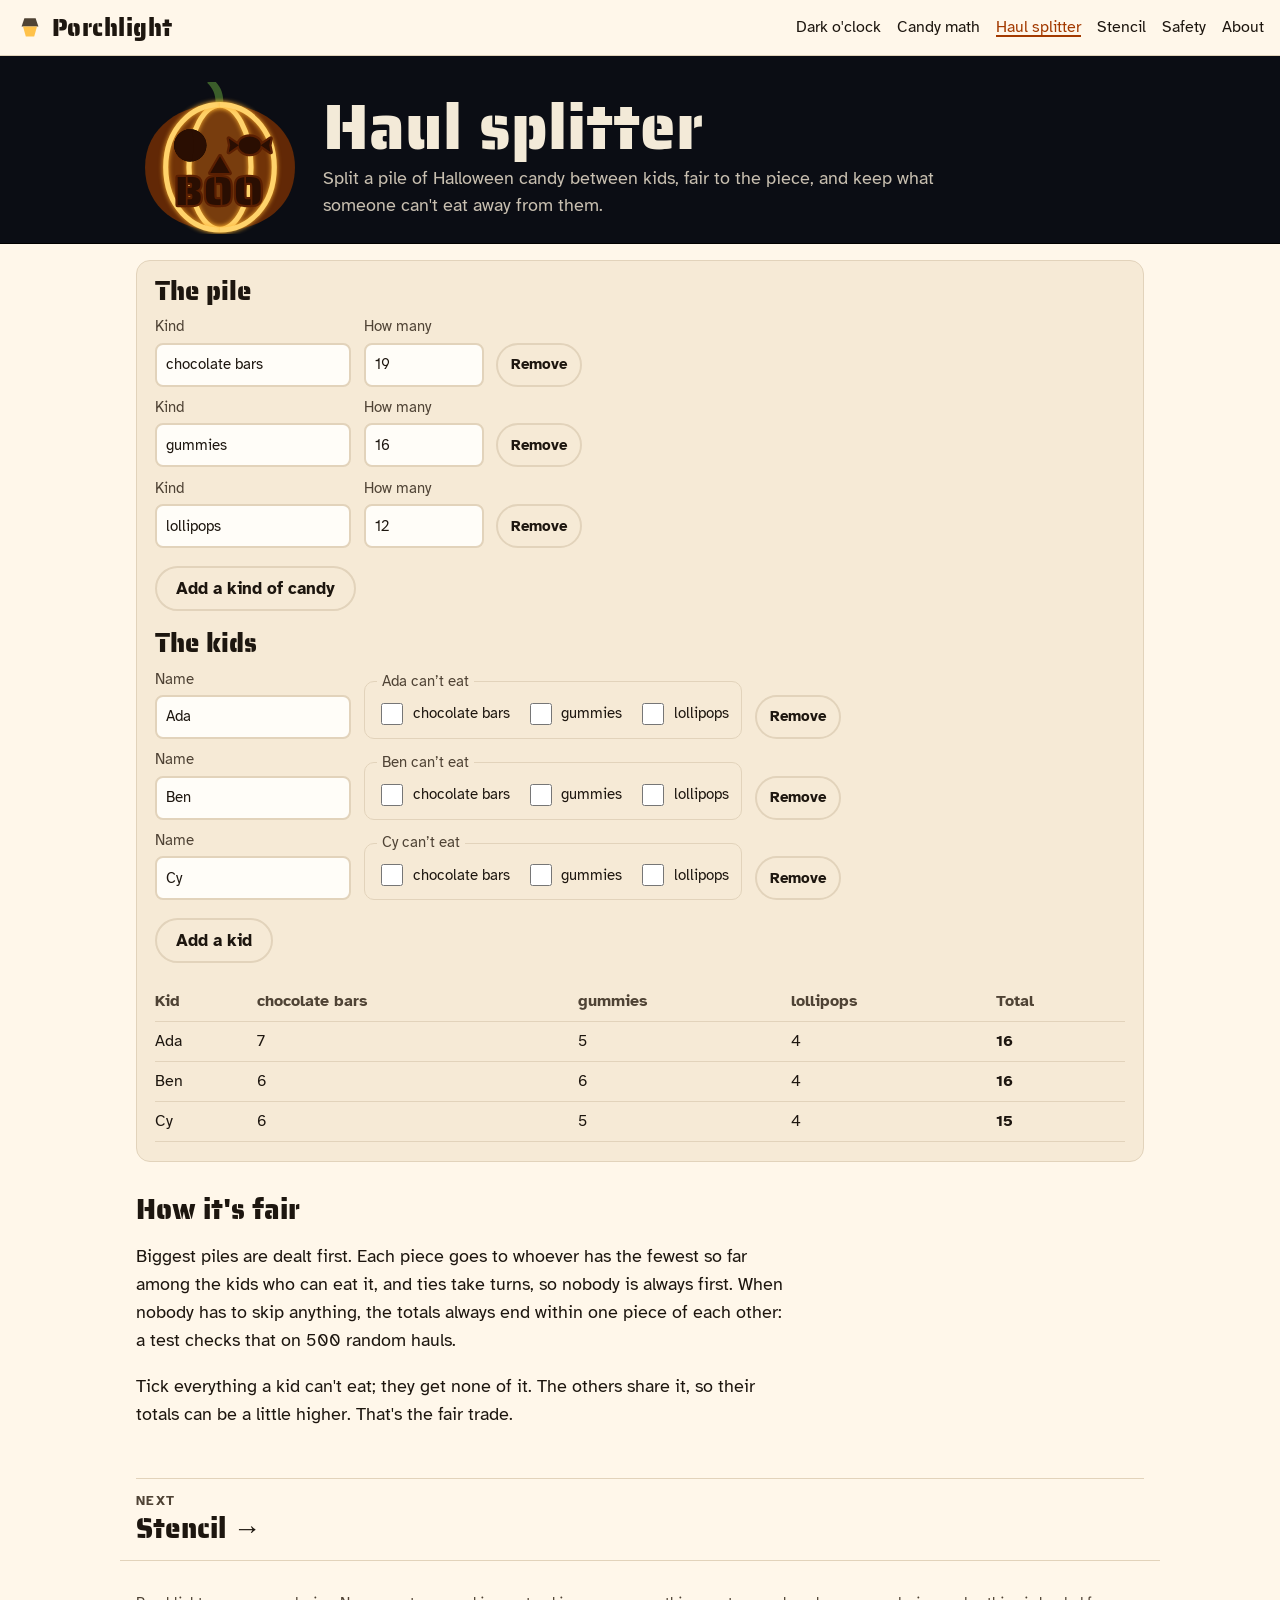
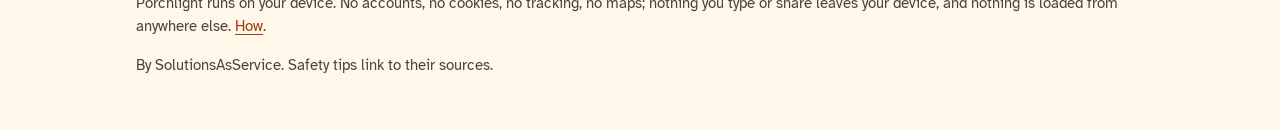
<file: site/split.html>
<!doctype html>
<html lang="en">
<head>
<meta charset="utf-8">
<meta name="viewport" content="width=device-width, initial-scale=1">
<title>Haul splitter: share the candy fairly · Porchlight</title>
<meta name="description" content="Split trick-or-treat candy fairly between siblings: totals within one piece, and nothing goes to a kid who can&#x27;t eat it.">
<link rel="canonical" href="https://porchlight.shadw.app/split">
<meta property="og:type" content="website">
<meta property="og:title" content="Haul splitter: share the candy fairly · Porchlight">
<meta property="og:description" content="Split trick-or-treat candy fairly between siblings: totals within one piece, and nothing goes to a kid who can&#x27;t eat it.">
<meta property="og:url" content="https://porchlight.shadw.app/split">
<meta property="og:image" content="https://porchlight.shadw.app/og.svg">
<meta http-equiv="Content-Security-Policy" content="default-src 'self'; connect-src 'none'; form-action 'none'; base-uri 'none'; object-src 'none'">
<meta name="theme-color" content="#0b0d14">
<link rel="icon" href="favicon.svg" type="image/svg+xml">
<link rel="stylesheet" href="style.css">
</head>
<body class="p-split">
<a class="skip" href="#main">Skip to content</a>
<header class="mast"><a class="brand" href="index.html"><svg viewBox="0 0 40 40" aria-hidden="true" focusable="false"><path class="b-lamp" d="M12 6h16l4 12H8Z"/><path class="b-light" d="M10 18h20l-4 14H14Z"/></svg>Porchlight</a>
<nav aria-label="Tools"><ul><li><a href="dark.html">Dark o&#x27;clock</a></li><li><a href="candy.html">Candy math</a></li><li><a href="split.html" aria-current=page>Haul splitter</a></li><li><a href="stencil.html">Stencil</a></li><li><a href="safety.html">Safety</a></li><li><a href="about.html">About</a></li></ul></nav></header>
<main id="main">
<div class="night-field"><header class="band"><div class="band-ic" aria-hidden="true"><svg class="pumpkin pumpkin-sm" viewBox="40 40 520 470" aria-hidden="true" focusable="false">
<!-- A jack-o'-lantern. Its left eye is tonight's moon (60% lit), its right eye a wrapped sweet, its nose a warning triangle, its ribs equal shares, and its mouth is the word BOO in the stencil maker's type. -->
<defs><radialGradient id="glow" cx="50%" cy="55%" r="60%"><stop offset="0" stop-color="#fff2b8"/><stop offset=".45" stop-color="#ffc24a"/><stop offset="1" stop-color="#ff7a1a"/></radialGradient>
<filter id="halo" x="-50%" y="-50%" width="200%" height="200%"><feGaussianBlur stdDeviation="10"/></filter></defs>
<path class="stem" d="M286 112c2-30-6-52-26-70l18-10c26 20 34 48 32 80Z"/>
<path class="rib r5" d="M300 108c-120 0-232 70-232 196s104 196 232 196 232-70 232-196-112-196-232-196Z"/><path class="rib r4" d="M300 110c-86 0-168 72-168 194s82 194 168 194 168-72 168-194-82-194-168-194Z"/><path class="rib r3" d="M300 112c-46 0-96 74-96 192s50 192 96 192 96-74 96-192-50-192-96-192Z"/>
<g class=seams aria-hidden=true><path d="M300 112c-46 0-96 74-96 192s50 192 96 192"/><path d="M300 112c46 0 96 74 96 192s-50 192-96 192"/><path d="M300 110c-86 0-168 72-168 194s82 194 168 194"/><path d="M300 110c86 0 168 72 168 194s-82 194-168 194"/></g>
<g class="carve">
<g class="rim" aria-hidden="true"><circle cx="208" cy="236" r="50"/><path d="M358 236 a34 27.200000000000003 0 1 0 68 0 a34 27.200000000000003 0 1 0 -68 0Z M358 236 l-30.6 -21.08 l4.08 21.08 l-4.08 21.08Z M426 236 l30.6 -21.08 l-4.08 21.08 l4.08 21.08Z"/><path d="M300 270 330 322H270Z"/><text x="300" y="420" text-anchor="middle" class="mouth">BOO</text></g>
<g class="halo" filter="url(#halo)" aria-hidden="true"></g>
<circle class="unlit" cx="208" cy="236" r="50"/><path class="unlit" d="M208 186 A50 50 0 0 0 208 286 A10.41 50 0 0 0 208 186Z"/>
<path class="unlit" d="M358 236 a34 27.200000000000003 0 1 0 68 0 a34 27.200000000000003 0 1 0 -68 0Z M358 236 l-30.6 -21.08 l4.08 21.08 l-4.08 21.08Z M426 236 l30.6 -21.08 l-4.08 21.08 l4.08 21.08Z"/>
<path class="unlit" d="M300 270 330 322H270Z"/>
<text x="300" y="420" text-anchor="middle" class="unlit mouth">BOO</text>
</g></svg></div><div><h1 id="top">Haul splitter</h1><p class="band-line">Split a pile of Halloween candy between kids, fair to the piece, and keep what someone can&#x27;t eat away from them.</p></div></header></div>
<div class="wrap">
<section class="tool" aria-labelledby="s-h">
<h2 id="s-h" tabindex="-1">The pile</h2>
<div class="kids" id="types"></div>
<p class="row"><button type="button" class="ghost" id="add-type">Add a kind of candy</button></p>
<h2>The kids</h2>
<div class="kids" id="kids"></div>
<p class="row"><button type="button" class="ghost" id="add-kid">Add a kid</button></p>
<div class="tablewrap" tabindex="0" role="region" aria-label="Each kid's share" id="out" aria-live="polite"></div>
</section>
<div class="prose">
<h2>How it's fair</h2>
<p>Biggest piles are dealt first. Each piece goes to whoever has the fewest so far among the kids who can eat it, and ties take turns, so nobody is always first. When nobody has to skip anything, the totals always end within one piece of each other: a test checks that on 500 random hauls.</p>
<p>Tick everything a kid can't eat; they get none of it. The others share it, so their totals can be a little higher. That's the fair trade.</p>
</div>
</div>

</main>
<nav class="pager" aria-label="Next tool"><a href="stencil.html"><span>Next</span>Stencil →</a></nav>
<footer class="foot"><p>Porchlight runs on your device. No accounts, no cookies, no tracking, no maps; nothing you type or share leaves your device, and nothing is loaded from anywhere else. <a href="about.html">How</a>.</p>
<p>By SolutionsAsService. Safety tips link to their sources.</p></footer>
<script type="module" src="js/ui-split.js"></script>
</body>
</html>
</file>
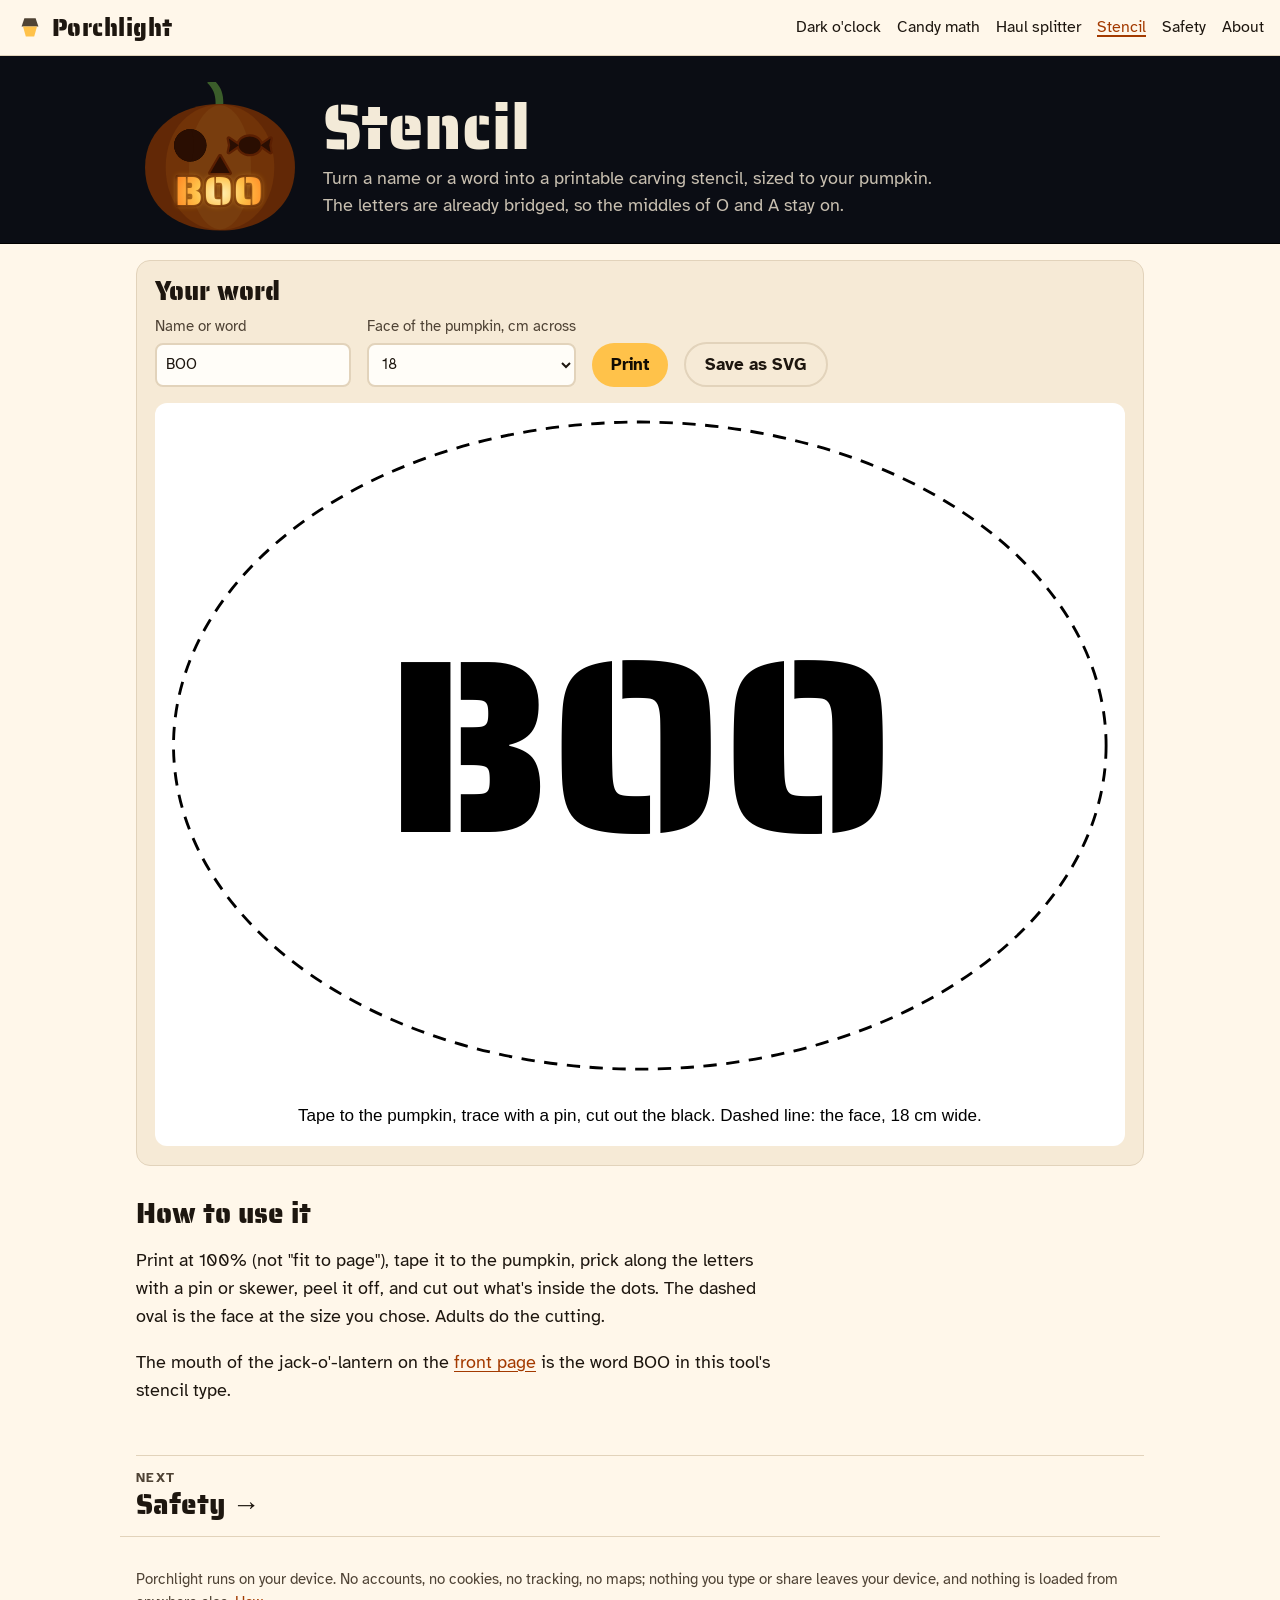
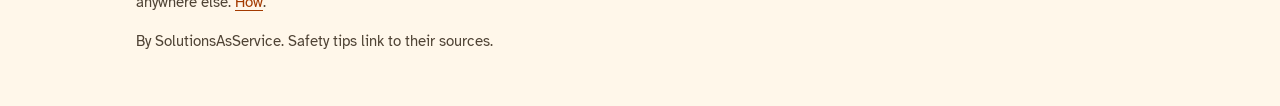
<file: site/stencil.html>
<!doctype html>
<html lang="en">
<head>
<meta charset="utf-8">
<meta name="viewport" content="width=device-width, initial-scale=1">
<title>Pumpkin stencil maker · Porchlight</title>
<meta name="description" content="Free printable pumpkin carving stencil from any name or word, sized to your pumpkin, in a stencil typeface so letter middles don&#x27;t fall out.">
<link rel="canonical" href="https://porchlight.shadw.app/stencil">
<meta property="og:type" content="website">
<meta property="og:title" content="Pumpkin stencil maker · Porchlight">
<meta property="og:description" content="Free printable pumpkin carving stencil from any name or word, sized to your pumpkin, in a stencil typeface so letter middles don&#x27;t fall out.">
<meta property="og:url" content="https://porchlight.shadw.app/stencil">
<meta property="og:image" content="https://porchlight.shadw.app/og.svg">
<meta http-equiv="Content-Security-Policy" content="default-src 'self'; connect-src 'none'; form-action 'none'; base-uri 'none'; object-src 'none'">
<meta name="theme-color" content="#0b0d14">
<link rel="icon" href="favicon.svg" type="image/svg+xml">
<link rel="stylesheet" href="style.css">
</head>
<body class="p-stencil">
<a class="skip" href="#main">Skip to content</a>
<header class="mast"><a class="brand" href="index.html"><svg viewBox="0 0 40 40" aria-hidden="true" focusable="false"><path class="b-lamp" d="M12 6h16l4 12H8Z"/><path class="b-light" d="M10 18h20l-4 14H14Z"/></svg>Porchlight</a>
<nav aria-label="Tools"><ul><li><a href="dark.html">Dark o&#x27;clock</a></li><li><a href="candy.html">Candy math</a></li><li><a href="split.html">Haul splitter</a></li><li><a href="stencil.html" aria-current=page>Stencil</a></li><li><a href="safety.html">Safety</a></li><li><a href="about.html">About</a></li></ul></nav></header>
<main id="main">
<div class="night-field"><header class="band"><div class="band-ic" aria-hidden="true"><svg class="pumpkin pumpkin-sm" viewBox="40 40 520 470" aria-hidden="true" focusable="false">
<!-- A jack-o'-lantern. Its left eye is tonight's moon (60% lit), its right eye a wrapped sweet, its nose a warning triangle, its ribs equal shares, and its mouth is the word BOO in the stencil maker's type. -->
<defs><radialGradient id="glow" cx="50%" cy="55%" r="60%"><stop offset="0" stop-color="#fff2b8"/><stop offset=".45" stop-color="#ffc24a"/><stop offset="1" stop-color="#ff7a1a"/></radialGradient>
<filter id="halo" x="-50%" y="-50%" width="200%" height="200%"><feGaussianBlur stdDeviation="10"/></filter></defs>
<path class="stem" d="M286 112c2-30-6-52-26-70l18-10c26 20 34 48 32 80Z"/>
<path class="rib r5" d="M300 108c-120 0-232 70-232 196s104 196 232 196 232-70 232-196-112-196-232-196Z"/><path class="rib r4" d="M300 110c-86 0-168 72-168 194s82 194 168 194 168-72 168-194-82-194-168-194Z"/><path class="rib r3" d="M300 112c-46 0-96 74-96 192s50 192 96 192 96-74 96-192-50-192-96-192Z"/>

<g class="carve">
<g class="rim" aria-hidden="true"><circle cx="208" cy="236" r="50"/><path d="M358 236 a34 27.200000000000003 0 1 0 68 0 a34 27.200000000000003 0 1 0 -68 0Z M358 236 l-30.6 -21.08 l4.08 21.08 l-4.08 21.08Z M426 236 l30.6 -21.08 l-4.08 21.08 l4.08 21.08Z"/><path d="M300 270 330 322H270Z"/><text x="300" y="420" text-anchor="middle" class="mouth">BOO</text></g>
<g class="halo" filter="url(#halo)" aria-hidden="true"><text x="300" y="420" text-anchor="middle" class="mouth">BOO</text></g>
<circle class="unlit" cx="208" cy="236" r="50"/><path class="unlit" d="M208 186 A50 50 0 0 0 208 286 A10.41 50 0 0 0 208 186Z"/>
<path class="unlit" d="M358 236 a34 27.200000000000003 0 1 0 68 0 a34 27.200000000000003 0 1 0 -68 0Z M358 236 l-30.6 -21.08 l4.08 21.08 l-4.08 21.08Z M426 236 l30.6 -21.08 l-4.08 21.08 l4.08 21.08Z"/>
<path class="unlit" d="M300 270 330 322H270Z"/>
<text x="300" y="420" text-anchor="middle" class="hole mouth">BOO</text>
</g></svg></div><div><h1 id="top">Stencil</h1><p class="band-line">Turn a name or a word into a printable carving stencil, sized to your pumpkin. The letters are already bridged, so the middles of O and A stay on.</p></div></header></div>
<div class="wrap">
<section class="tool" aria-labelledby="st-h">
<h2 id="st-h">Your word</h2>
<div class="row">
<label>Name or word <input id="st-text" type="text" value="BOO" maxlength="30" autocomplete="off"></label>
<label>Face of the pumpkin, cm across <select id="st-size"><option>12</option><option>15</option><option selected>18</option><option>22</option><option>26</option></select></label>
<button type="button" id="st-print">Print</button>
<button type="button" class="ghost" id="st-save">Save as SVG</button>
</div>
<div class="stencil-out" id="st-out" aria-live="polite"></div>
</section>
<div class="prose">
<h2>How to use it</h2>
<p>Print at 100% (not "fit to page"), tape it to the pumpkin, prick along the letters with a pin or skewer, peel it off, and cut out what's inside the dots. The dashed oval is the face at the size you chose. Adults do the cutting.</p>
<p>The mouth of the jack-o'-lantern on the <a href="index.html">front page</a> is the word BOO in this tool's stencil type.</p>
</div>
</div>

</main>
<nav class="pager" aria-label="Next tool"><a href="safety.html"><span>Next</span>Safety →</a></nav>
<footer class="foot"><p>Porchlight runs on your device. No accounts, no cookies, no tracking, no maps; nothing you type or share leaves your device, and nothing is loaded from anywhere else. <a href="about.html">How</a>.</p>
<p>By SolutionsAsService. Safety tips link to their sources.</p></footer>
<script type="module" src="js/ui-stencil.js"></script>
</body>
</html>
</file>
<file: site/style.css>
@font-face { font-family: 'Atkinson Hyperlegible'; font-style: italic; font-weight: 400; font-display: swap; src: url(fonts/atkinson-hyperlegible-400-italic.woff2) format('woff2'); unicode-range: U+0000-00FF, U+0131, U+0152-0153, U+02BB-02BC, U+02C6, U+02DA, U+02DC, U+0304, U+0308, U+0329, U+2000-206F, U+20AC, U+2122, U+2191, U+2193, U+2212, U+2215, U+FEFF, U+FFFD; }
@font-face { font-family: 'Atkinson Hyperlegible'; font-style: normal; font-weight: 400; font-display: swap; src: url(fonts/atkinson-hyperlegible-400.woff2) format('woff2'); unicode-range: U+0000-00FF, U+0131, U+0152-0153, U+02BB-02BC, U+02C6, U+02DA, U+02DC, U+0304, U+0308, U+0329, U+2000-206F, U+20AC, U+2122, U+2191, U+2193, U+2212, U+2215, U+FEFF, U+FFFD; }
@font-face { font-family: 'Atkinson Hyperlegible'; font-style: normal; font-weight: 700; font-display: swap; src: url(fonts/atkinson-hyperlegible-700.woff2) format('woff2'); unicode-range: U+0000-00FF, U+0131, U+0152-0153, U+02BB-02BC, U+02C6, U+02DA, U+02DC, U+0304, U+0308, U+0329, U+2000-206F, U+20AC, U+2122, U+2191, U+2193, U+2212, U+2215, U+FEFF, U+FFFD; }
@font-face { font-family: 'Saira Stencil One'; font-style: normal; font-weight: 400; font-display: swap; src: url(fonts/saira-stencil-one-400.woff2) format('woff2'); unicode-range: U+0000-00FF, U+0131, U+0152-0153, U+02BB-02BC, U+02C6, U+02DA, U+02DC, U+0304, U+0308, U+0329, U+2000-206F, U+20AC, U+2122, U+2191, U+2193, U+2212, U+2215, U+FEFF, U+FFFD; }
/* Porchlight. Night is the ground; warm light only comes through carved shapes (M2, Albers),
   and every glowing word clears the contrast floor (WCAG). Shapes are cut paper (M3, Bass). */
:root {
  --night: #0b0d14; --night2: #151a26; --ink: #f3ead8; --muted: #c8bfb0; --line: #2a3142;
  --glow: #ffc24a; --flame: #ff7a1a; --skin: #e2650f; --skin-dk: #c4510b; --skin-lt: #f07a1c; --stem: #3b5d2a;
  --link: #ffc24a; --field: #1c2230;
  --sans: "Atkinson Hyperlegible", Verdana, Arial, sans-serif;
  --cut: "Saira Stencil One", "Arial Black", Impact, sans-serif;
  color-scheme: dark light;
}
@media (prefers-color-scheme: light) {
  :root { --night: #fff7ea; --night2: #f6ead6; --ink: #1d160f; --muted: #4f4335; --line: #e2d3bb; --link: #a33a00; --field: #fffdf8; }
}
* { box-sizing: border-box; }
body { margin: 0; background: var(--night); color: var(--ink); font: 400 18px/1.55 var(--sans); }
main { overflow-x: clip; }
a { color: var(--link); text-underline-offset: 3px; }
:focus-visible { outline: 3px solid var(--glow); outline-offset: 3px; border-radius: 3px; }
@media (prefers-color-scheme: light) { :focus-visible { outline-color: #a33a00; } }
.skip { position: absolute; left: -9999px; }
.skip:focus { left: 12px; top: 12px; z-index: 9; background: var(--glow); color: #000; padding: .5rem .9rem; }

/* ---- masthead */
.mast { display: flex; align-items: center; justify-content: space-between; gap: .4rem 1.2rem; flex-wrap: wrap;
  padding: .55rem 16px; border-bottom: 1px solid var(--line); }
.brand { display: flex; align-items: center; gap: .5rem; color: var(--ink); text-decoration: none; font: 400 24px/1 var(--cut); letter-spacing: .02em; }
.brand svg { width: 28px; height: 28px; }
.b-lamp { fill: var(--muted); } .b-light { fill: var(--glow); }
.mast ul { display: flex; flex-wrap: wrap; gap: .1rem 1rem; list-style: none; margin: 0; padding: 0; }
.mast a:not(.brand) { display: inline-block; padding: .4rem 0; color: var(--ink); text-decoration: none; font-size: 16px; min-height: 24px; }
.mast a[aria-current], .mast a:not(.brand):hover { color: var(--link); text-decoration: underline; text-decoration-thickness: 2px; }

/* ---- the hero: one pumpkin, five labelled features (M1) */
.hero { display: grid; grid-template-columns: 1fr minmax(320px, 520px) 1fr; grid-template-rows: auto auto 1fr;
  gap: 0 2rem; max-width: 1240px; margin: 0 auto; padding: 1rem 16px 1.2rem; }
.hero h1 { grid-column: 1 / -1; margin: 0; text-align: center; font: 400 clamp(30px, 4.2vw, 56px)/1.05 var(--cut); letter-spacing: .01em; }
.hero h1 em { font-style: normal; color: var(--glow); }
@media (prefers-color-scheme: light) { .hero h1 em { color: #a33a00; } }
.hero-sub { grid-column: 1 / -1; margin: .3rem 0 0; text-align: center; color: var(--muted); }
.hero-art { grid-column: 2; grid-row: 3; align-self: center; }
.pumpkin { display: block; width: 100%; height: auto; max-height: calc(100svh - 200px); }
.labs { grid-row: 3; list-style: none; margin: 0; padding: 1.5rem 0; display: flex; flex-direction: column; justify-content: space-around; gap: 1rem; }
.labs-l { grid-column: 1; align-items: flex-end; text-align: right; }
.labs-r { grid-column: 3; align-items: flex-start; }
.lab { max-width: 21rem; width: 100%; }
.lab a { display: block; padding: .5rem .2rem; color: var(--ink); text-decoration: none; border-top: 2px solid var(--line); }
.lab a:hover .lab-t { color: var(--link); }
.lab-t { display: block; font: 400 24px/1.1 var(--cut); }
.lab-f { display: block; margin-top: .2rem; font-weight: 700; color: var(--glow); }
@media (prefers-color-scheme: light) { .lab-f { color: #a33a00; } }
.lab-d { display: block; font-size: 15px; color: var(--muted); }

/* pumpkin parts: flat cut paper, light only in the holes */
.stem { fill: var(--stem); }
.rib.r5 { fill: var(--skin-dk); } .rib.r4 { fill: var(--skin); } .rib.r3 { fill: var(--skin-lt); }
.hole { fill: url(#glow); }
.unlit { fill: #2a0e02; }  /* the moon's dark part: rind left uncut inside the eye (M10) */
/* the cut edge: the pumpkin wall a knife leaves around every hole (M6) */
.rim path, .rim text { fill: #5a1f02; stroke: #5a1f02; stroke-width: 14; stroke-linejoin: round; }
.halo { fill: #ffb22e; opacity: .75; }
.mouth { font: 400 128px/1 var(--cut); letter-spacing: .04em; }
.feat:hover .hole, .feat:focus-visible .hole { fill: #fff6cf; }
.feat:hover .rib { filter: brightness(1.08); }
.feat:focus-visible { outline: none; }
/* a focus ring that shows in both schemes at phone size (M10) */
.feat:focus-visible .hole, .feat:focus-visible .rib, .feat:focus-visible .unlit { stroke: #fff; stroke-width: 14; paint-order: stroke; }
.pumpkin-sm { max-width: 220px; }

/* the night field (M9): the lantern and every band are night in both schemes */
.night-field { --ink: #f3ead8; --muted: #c8bfb0; --line: #2a3142; --link: #ffc24a; background: #0b0d14; color: var(--ink); }
.night-field :focus-visible { outline-color: #ffc24a; }
@media (prefers-color-scheme: light) {
  .night-field .hero h1 em, .night-field .lab-f { color: #ffc24a; }
  .night-field { border-bottom: 1px solid #000; }
}

/* ---- inner pages */
.band { display: flex; align-items: center; gap: 1.2rem; max-width: 1040px; margin: 0 auto; padding: 1.6rem 16px .6rem; }
.band-ic { flex: none; width: 168px; }
/* the band lantern: skin dimmed so the one lit feature is the brightest thing in it (M12) */
.band-ic .rib { filter: brightness(.5); }
.band-ic .pumpkin-sm { max-width: none; width: 100%; height: auto; display: block; }
.seams path { fill: none; stroke: #ffd36b; stroke-width: 16; filter: drop-shadow(0 0 8px #ffb22e); }
.band h1 { margin: 0; font: 400 clamp(36px, 6vw, 64px)/1 var(--cut); }
.band-line { margin: .35rem 0 0; color: var(--muted); max-width: 34em; }
.wrap { max-width: 1040px; margin: 0 auto; padding: 0 16px 2rem; }
.tool { background: var(--night2); border: 1px solid var(--line); border-radius: 14px; padding: 1rem 1.1rem 1.2rem; margin-top: 1rem; }
.tool h2 { margin: 0 0 .6rem; font: 400 26px/1.1 var(--cut); }
.row { display: flex; flex-wrap: wrap; gap: .8rem 1rem; align-items: end; }
label { display: grid; gap: .25rem; font-size: 15px; color: var(--muted); }
input, select { font: inherit; color: var(--ink); background: var(--field); border: 2px solid var(--line); border-radius: 8px;
  padding: .45rem .6rem; min-height: 44px; min-width: 0; }
input[type=number] { width: 7.5rem; }
input:focus-visible, select:focus-visible { border-color: var(--glow); }
button { font: 700 17px/1 var(--sans); color: #120c03; background: var(--glow); border: 0; border-radius: 999px; padding: .75rem 1.2rem; min-height: 44px; cursor: pointer; }
button.ghost { background: transparent; color: var(--ink); border: 2px solid var(--line); }
button.rm { padding: .45rem .8rem; font-size: 15px; min-height: 44px; align-self: end; }
.answer { margin: 1rem 0 0; font-size: 20px; }
.answer b, .big { color: var(--glow); }
@media (prefers-color-scheme: light) { .answer b, .big { color: #a33a00; } }
.big { display: block; font: 400 clamp(38px, 7vw, 64px)/1 var(--cut); }
.note { font-size: 15px; color: var(--muted); }
.times { display: grid; grid-template-columns: repeat(auto-fit, minmax(170px, 1fr)); gap: .8rem; margin-top: 1rem; list-style: none; padding: 0; }
.times li { border-top: 3px solid var(--line); padding-top: .4rem; }
.times li:nth-child(2) { border-color: var(--flame); } .times li:nth-child(3) { border-color: var(--glow); }
.dusk-bar { position: relative; height: 18px; margin-top: 1rem; border-radius: 9px;
  background: linear-gradient(90deg, #ffb35c, #6a4c93 45%, #1b1f3a 75%, #05060a); }
.prose { max-width: 36em; }
.prose h2 { font: 400 28px/1.1 var(--cut); margin: 2rem 0 .4rem; }
table { border-collapse: collapse; width: 100%; font-size: 16px; }
th, td { text-align: left; padding: .45rem .7rem .45rem 0; border-bottom: 1px solid var(--line); }
thead th { font-weight: 700; color: var(--muted); }
.tablewrap { overflow-x: auto; }
.kids { display: grid; gap: .6rem; }
.kid { display: flex; flex-wrap: wrap; gap: .4rem .8rem; align-items: end; }
fieldset.avoid { border: 1px solid var(--line); border-radius: 10px; padding: .3rem .8rem .5rem; margin: 0; display: flex; flex-wrap: wrap; gap: .2rem 1rem; }
fieldset.avoid legend { font-size: 15px; color: var(--muted); padding: 0 .3rem; }
.chk { display: flex; align-items: center; gap: .4rem; color: var(--ink); min-height: 32px; }
.chk input { width: 22px; height: 22px; min-height: 0; accent-color: #ff7a1a; }
.stencil-out { background: #fff; border-radius: 12px; padding: .6rem; margin-top: 1rem; overflow: hidden; }
.stencil-out svg { width: 100%; height: auto; display: block; }
.tips { list-style: none; padding: 0; margin: 1rem 0 0; display: grid; grid-template-columns: repeat(auto-fit, minmax(280px, 1fr)); gap: 1rem; }
.tips li { background: var(--night2); border: 1px solid var(--line); border-radius: 14px; padding: .9rem 1rem; }
.tips .n { font: 400 20px/1 var(--cut); color: var(--glow); }
@media (prefers-color-scheme: light) { .tips .n { color: #a33a00; } }
.tips h2 { margin: .3rem 0 .2rem; font-size: 20px; }
.tips p { margin: .2rem 0; }
.tips .cite { font-size: 14px; color: var(--muted); }
.sources a { display: inline-block; min-height: 24px; padding: .1rem 0; }
.pager { max-width: 1040px; margin: 0 auto; padding: 0 16px; }
.pager a { display: block; padding: 1rem 0; border-top: 1px solid var(--line); color: var(--ink); text-decoration: none; font: 400 28px/1.1 var(--cut); }
.pager span { display: block; font: 700 13px/1 var(--sans); letter-spacing: .1em; text-transform: uppercase; color: var(--muted); margin-bottom: .3rem; }
.foot { max-width: 1040px; margin: 0 auto; padding: 1rem 16px 2.4rem; color: var(--muted); font-size: 15px; border-top: 1px solid var(--line); }

/* ---- phones: the pumpkin on top, the five labels as a grid under it */
@media (max-width: 860px) {
  .hero { grid-template-columns: 1fr 1fr; grid-template-rows: auto auto auto auto; gap: .2rem .9rem; padding-top: .7rem; }
  .hero h1 { font-size: 27px; }
  .hero-sub { font-size: 15px; }
  .hero-art { grid-column: 1 / -1; grid-row: 3; justify-self: center; width: min(78vw, 330px); }
  .pumpkin { max-height: none; }
  .labs { display: contents; }
  .lab { grid-row: auto; text-align: left; max-width: none; }
  .lab a { padding: .35rem 0; }
  .lab-t { font-size: 18px; }
  .lab-f { font-size: 14px; }
  .lab-d { display: none; }
  .band { padding-top: 1rem; } .band-ic { width: 104px; }
  /* all three evening times in one row, so full dark is on the first screen too (R1, Krug) */
  .times { grid-template-columns: repeat(3, minmax(0, 1fr)); gap: .5rem; }
  .times .big { font-size: 26px; }
  .times .note { font-size: 13px; display: block; min-height: 3.6em; }
}
@media print {
  .mast, .foot, .pager, .band, .tool > *:not(.stencil-out), .prose { display: none !important; }
  body { background: #fff; } .tool { border: 0; background: none; padding: 0; } .stencil-out { padding: 0; }
}
</file>
